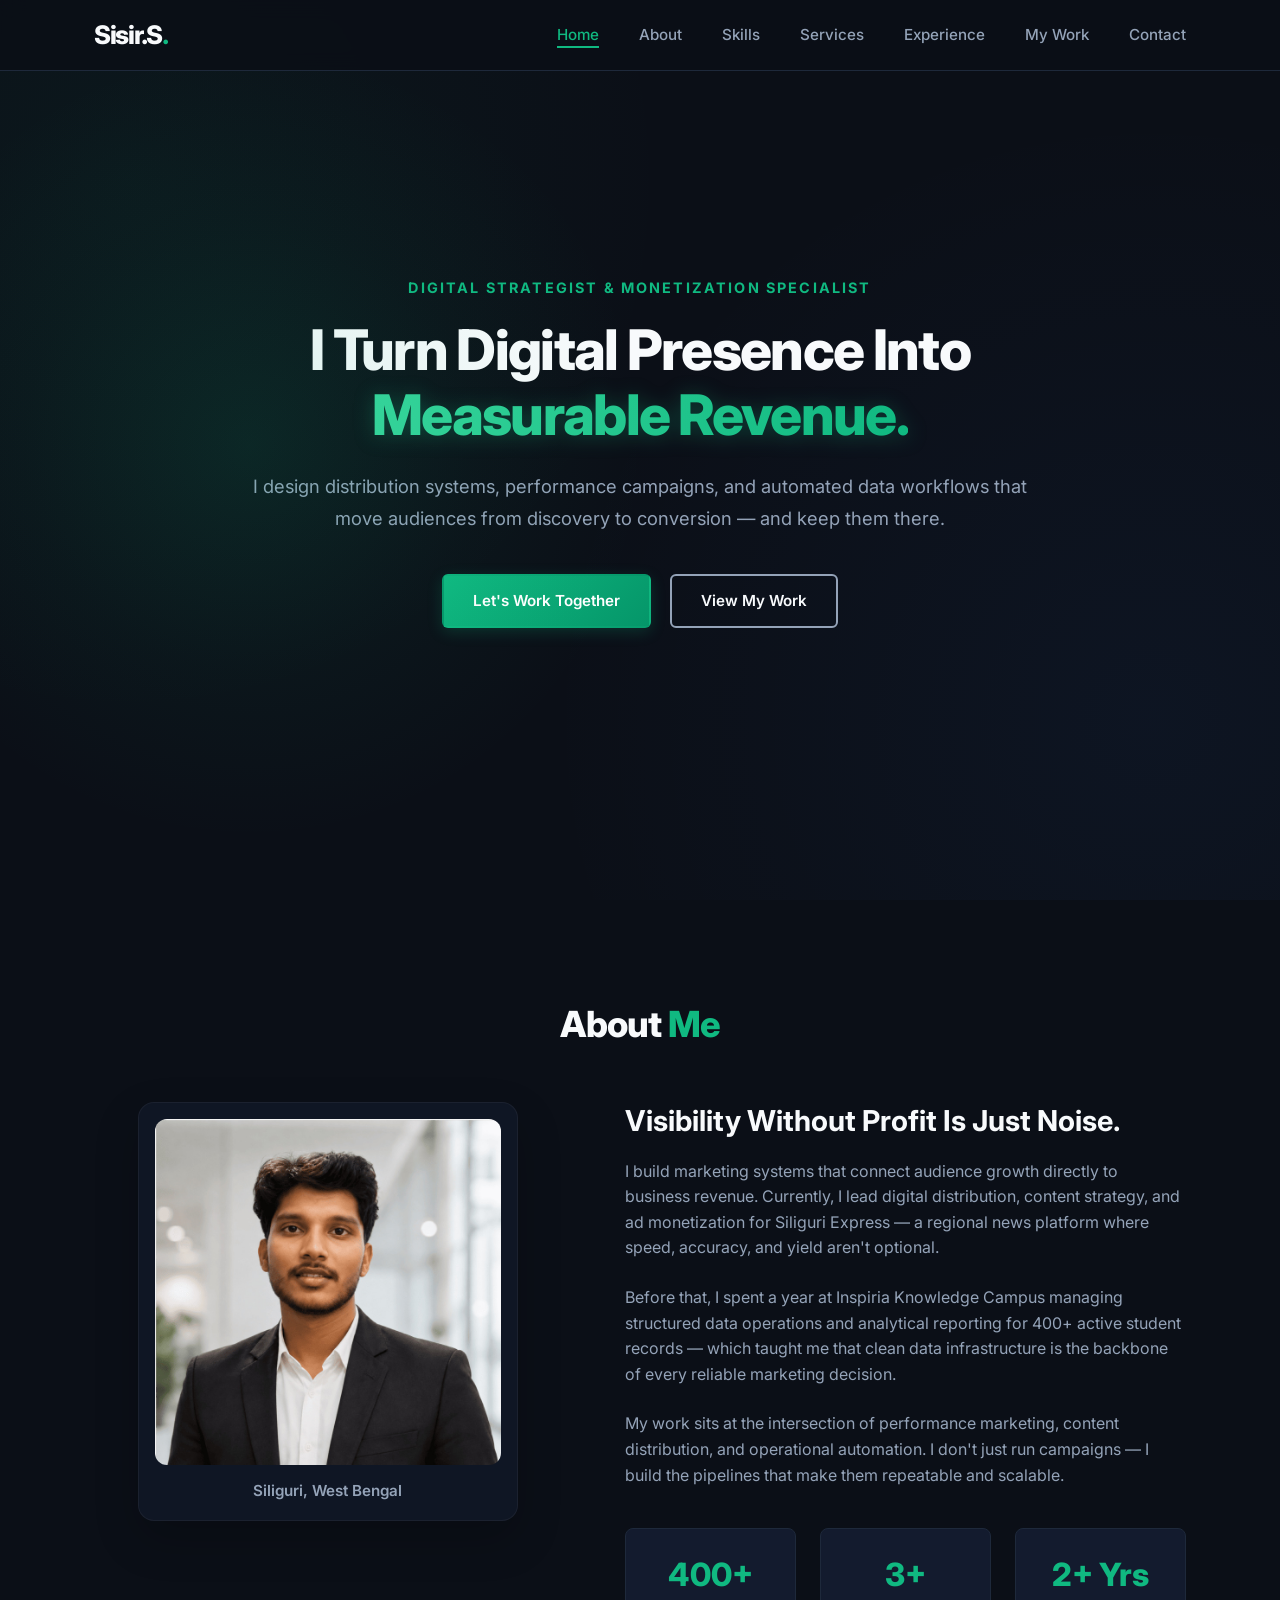
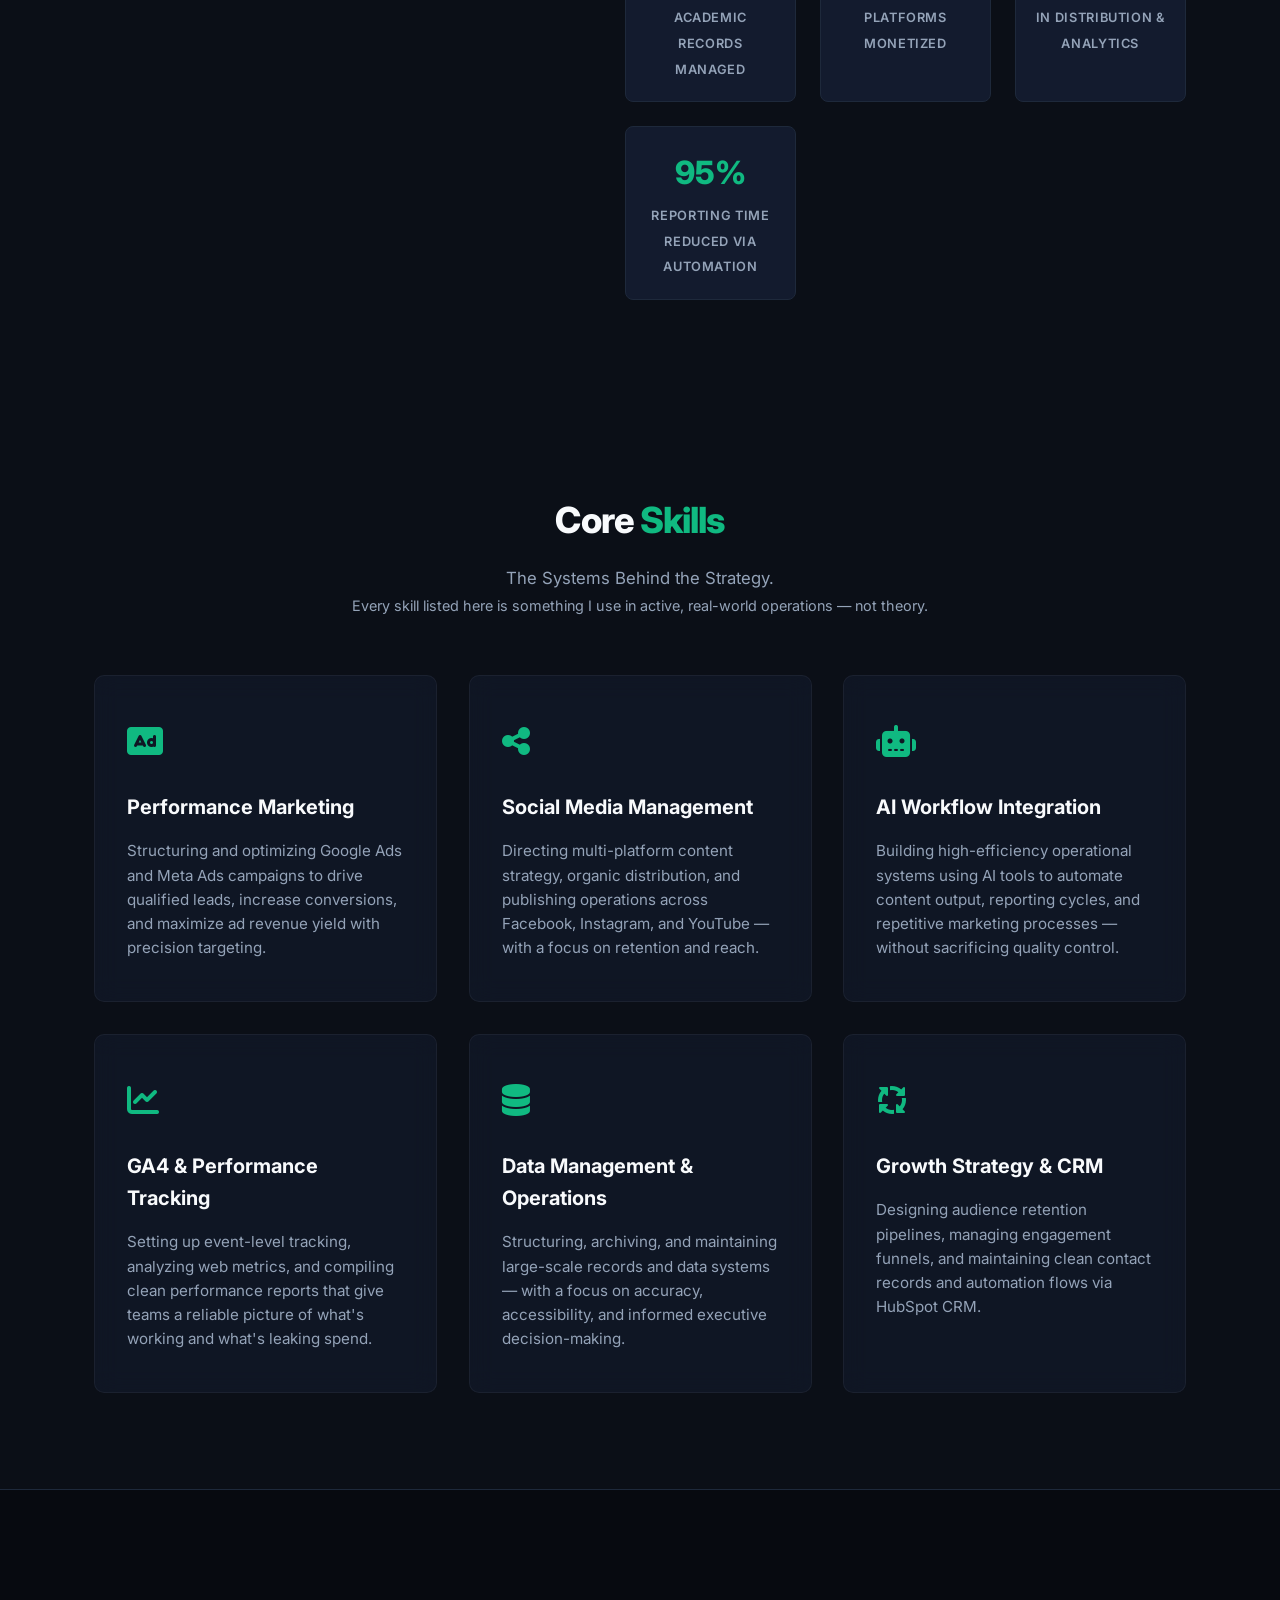
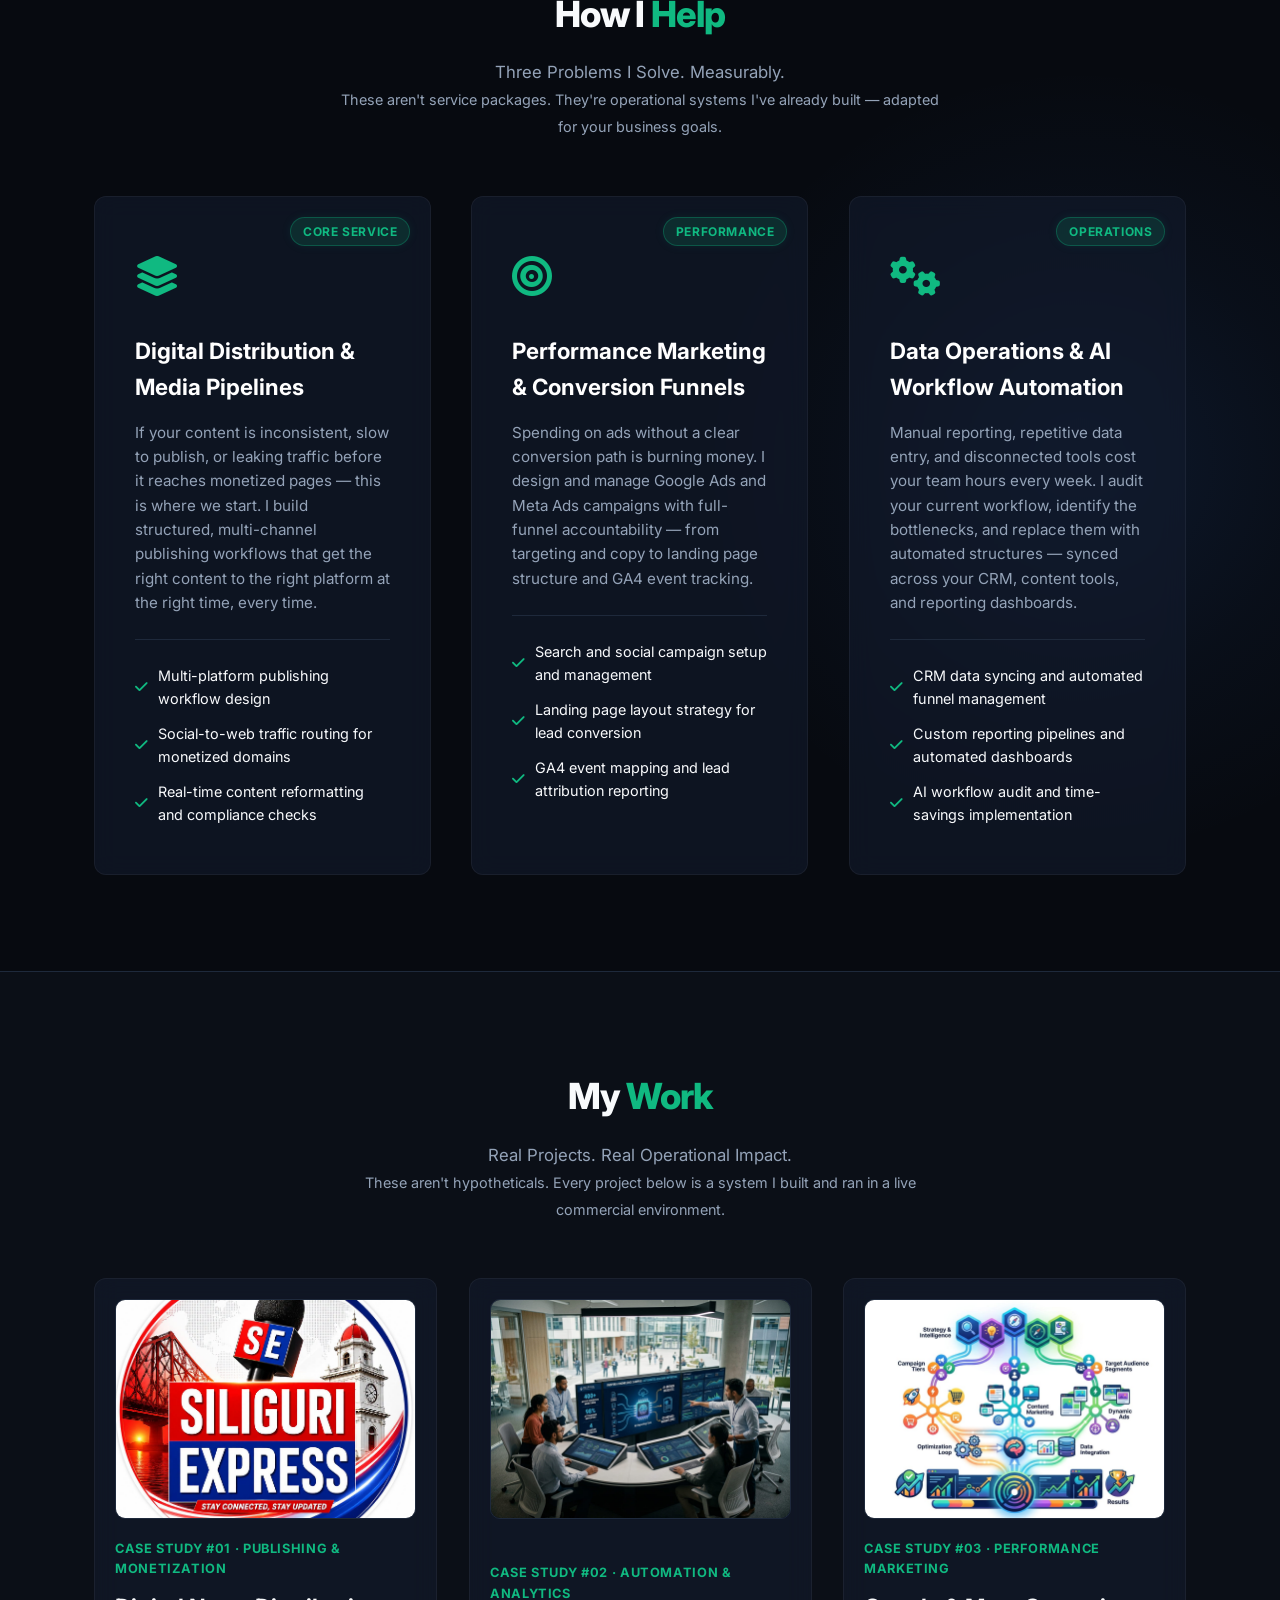
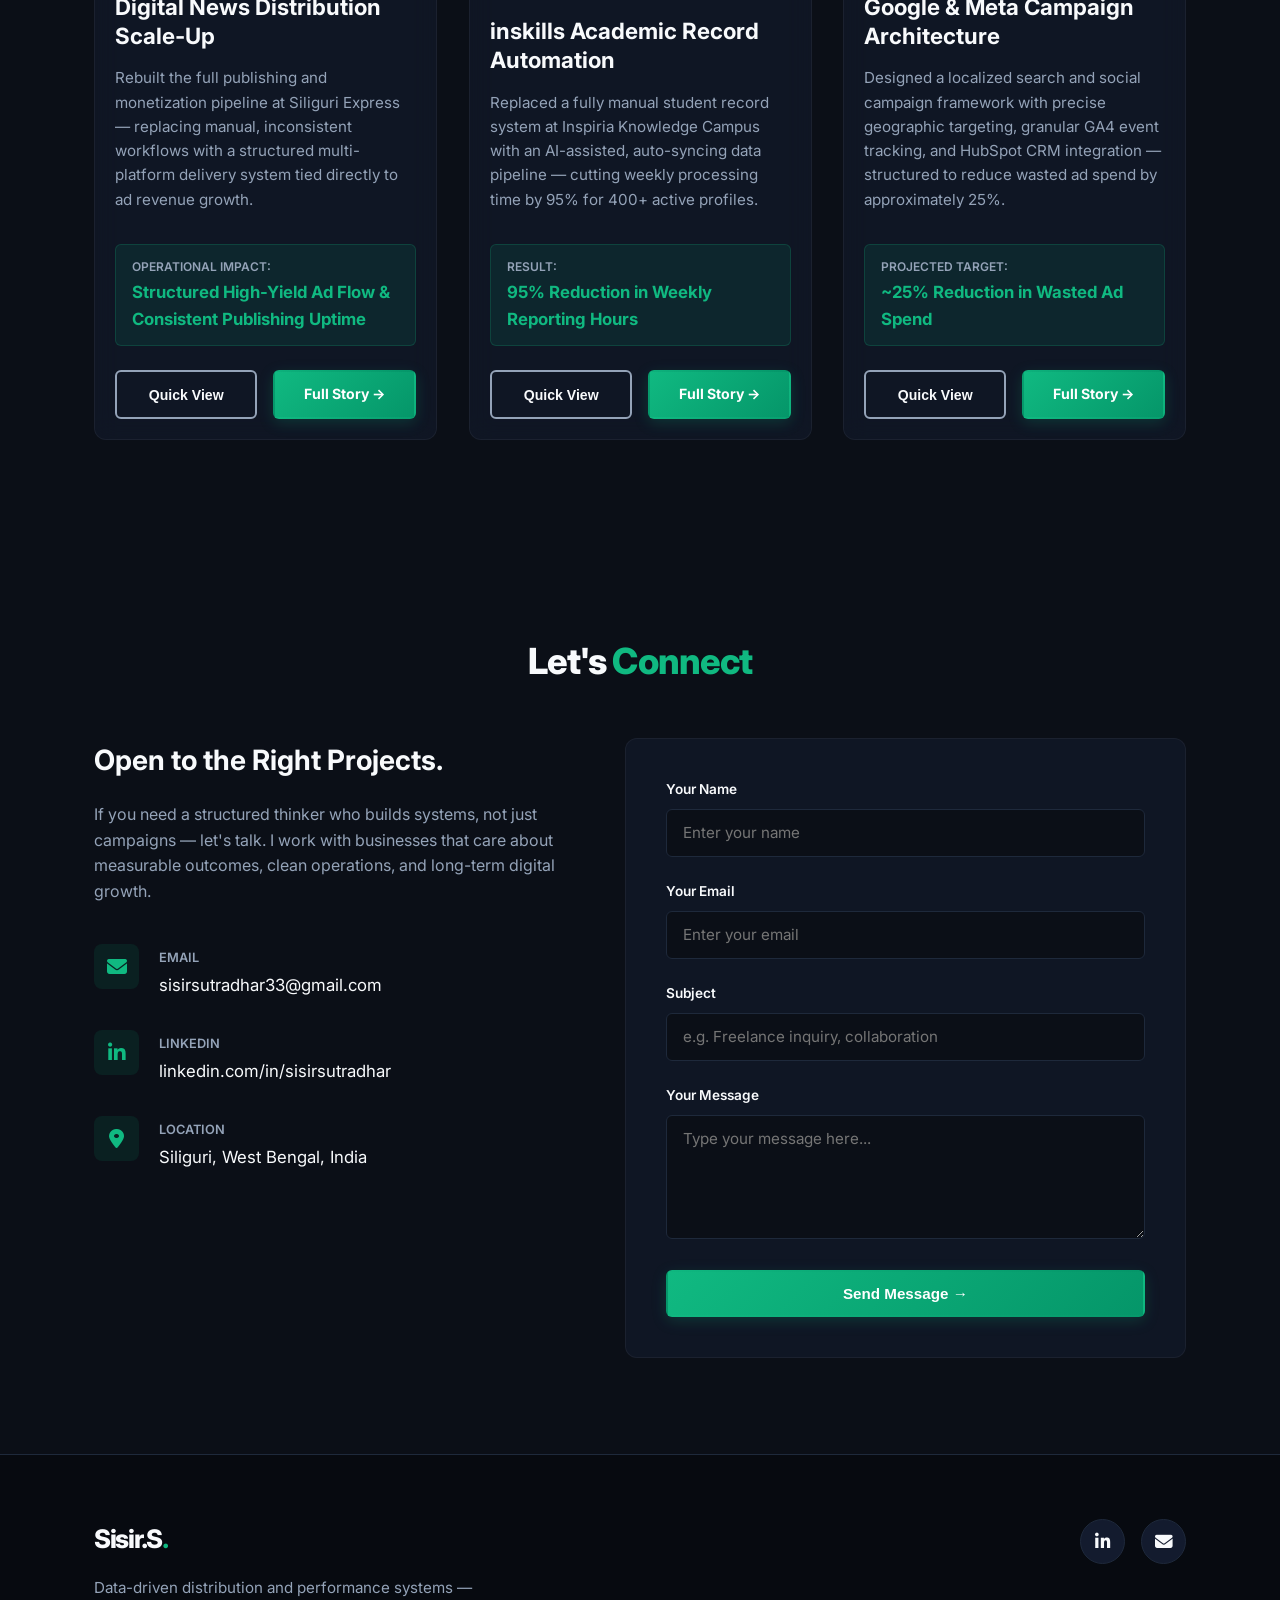
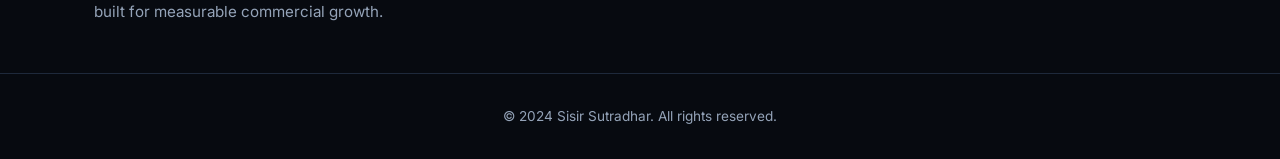
<file: index.html>
<!DOCTYPE html>
<html lang="en">
<head>
    <meta charset="UTF-8">
    <meta name="viewport" content="width=device-width, initial-scale=1.0">
    <title>Sisir Sutradhar | Digital Strategist & Performance Marketer</title>
    
    <meta name="description" content="I design distribution systems, performance campaigns, and automated data workflows that move audiences from discovery to conversion.">
    <meta property="og:title" content="Sisir Sutradhar | Digital Strategist">
    <meta property="og:description" content="I Turn Digital Presence Into Measurable Revenue.">
    <meta property="og:type" content="website">
    <meta property="og:url" content="https://project.sisirsutradhar33.workers.dev/">
    <meta property="og:image" content="https://project.sisirsutradhar33.workers.dev/assets/sexpres.jpg">
    
    <link rel="stylesheet" href="style.css">
    <link rel="stylesheet" href="https://cdnjs.cloudflare.com/ajax/libs/font-awesome/6.4.0/css/all.min.css">
    <link rel="preconnect" href="https://fonts.googleapis.com">
    <link rel="preconnect" href="https://fonts.gstatic.com" crossorigin>
    <link href="https://fonts.googleapis.com/css2?family=Inter:wght@300;400;500;600;700;800&display=swap" rel="stylesheet">

    <!-- Structured Data for Google Knowledge Panel -->
    <script type="application/ld+json">
    {
      "@context": "https://schema.org",
      "@type": "Person",
      "name": "Sisir Sutradhar",
      "url": "https://project.sisirsutradhar33.workers.dev/",
      "jobTitle": "Digital Strategist & Performance Marketer",
      "sameAs": [
        "https://www.linkedin.com/in/sisirsutradhar"
      ]
    }
    </script>
</head>
<body class="page-home">

    <!-- Scroll Progress Bar -->
    <div class="scroll-progress" id="scroll-progress"></div>

    <!-- Header & Navigation -->
    <header class="header">
        <div class="container nav-container">
            <a href="index.html" class="logo">Sisir.S<span class="text-primary">.</span></a>
            <nav class="nav-menu" id="nav-menu">
                <ul class="nav-list">
                    <li><a href="index.html#hero" class="nav-link active">Home</a></li>
                    <li><a href="index.html#about" class="nav-link">About</a></li>
                    <li><a href="index.html#skills" class="nav-link">Skills</a></li>
                    <li><a href="index.html#services" class="nav-link">Services</a></li>
                    <li><a href="index.html#experience" class="nav-link">Experience</a></li>
                    <li><a href="index.html#portfolio" class="nav-link">My Work</a></li>
                    <li><a href="index.html#contact" class="nav-link">Contact</a></li>
                </ul>
            </nav>
            <div class="hamburger" id="hamburger">
                <span class="bar"></span>
                <span class="bar"></span>
                <span class="bar"></span>
            </div>
        </div>
    </header>

    <!-- Hero Section -->
    <section id="hero" class="hero-section">
        <div class="glow-orb orb-1"></div>
        <div class="container hero-container">
            <div class="hero-content">
                <span class="hero-subtitle">Digital Strategist & Monetization Specialist</span>
                <h1 class="hero-title">I Turn Digital Presence Into <span class="text-primary">Measurable Revenue.</span></h1>
                <p class="hero-tagline">I design distribution systems, performance campaigns, and automated data workflows that move audiences from discovery to conversion — and keep them there.</p>
                <div class="hero-ctas">
                    <a href="index.html#contact" class="btn btn-primary">Let's Work Together</a>
                    <a href="index.html#portfolio" class="btn btn-secondary">View My Work</a>
                </div>
            </div>
        </div>
    </section>

    <!-- About Section -->
    <section id="about" class="about-section">
        <div class="container">
            <h2 class="section-title">About <span class="text-primary">Me</span></h2>
            <div class="about-grid">
                <div class="about-img-container reveal">
                    <div class="about-image-card">
                        <img src="assets/mee.jpg" alt="Portrait of Sisir Sutradhar" class="about-image">
                        <span class="img-label">Siliguri, West Bengal</span>
                    </div>
                </div>
                <div class="about-text reveal">
                    <h3>Visibility Without Profit Is Just Noise.</h3>
                    <p>I build marketing systems that connect audience growth directly to business revenue. Currently, I lead digital distribution, content strategy, and ad monetization for Siliguri Express — a regional news platform where speed, accuracy, and yield aren't optional.</p>
                    <p>Before that, I spent a year at Inspiria Knowledge Campus managing structured data operations and analytical reporting for 400+ active student records — which taught me that clean data infrastructure is the backbone of every reliable marketing decision.</p>
                    <p>My work sits at the intersection of performance marketing, content distribution, and operational automation. I don't just run campaigns — I build the pipelines that make them repeatable and scalable.</p>
                    
                    <!-- Stats Grid -->
                    <div class="stats-grid stats-grid-auto">
                        <div class="stat-card">
                            <span class="stat-number">400+</span>
                            <span class="stat-label">Academic Records Managed</span>
                        </div>
                        <div class="stat-card">
                            <span class="stat-number">3+</span>
                            <span class="stat-label">Platforms Monetized</span>
                        </div>
                        <div class="stat-card">
                            <span class="stat-number">2+ Yrs</span>
                            <span class="stat-label">In Distribution & Analytics</span>
                        </div>
                        <div class="stat-card">
                            <span class="stat-number">95%</span>
                            <span class="stat-label">Reporting Time Reduced via Automation</span>
                        </div>
                    </div>
                </div>
            </div>
        </div>
    </section>

    <!-- Skills Section -->
    <section id="skills" class="skills-section">
        <div class="container">
            <h2 class="section-title">Core <span class="text-primary">Skills</span></h2>
            <p class="section-subtitle">The Systems Behind the Strategy.<br><span class="subtitle-small">Every skill listed here is something I use in active, real-world operations — not theory.</span></p>
            <div class="skills-grid">
                <div class="skill-card reveal">
                    <div class="skill-icon"><i class="fa-solid fa-rectangle-ad"></i></div>
                    <h3>Performance Marketing</h3>
                    <p>Structuring and optimizing Google Ads and Meta Ads campaigns to drive qualified leads, increase conversions, and maximize ad revenue yield with precision targeting.</p>
                </div>
                <div class="skill-card reveal">
                    <div class="skill-icon"><i class="fa-solid fa-share-nodes"></i></div>
                    <h3>Social Media Management</h3>
                    <p>Directing multi-platform content strategy, organic distribution, and publishing operations across Facebook, Instagram, and YouTube — with a focus on retention and reach.</p>
                </div>
                <div class="skill-card reveal">
                    <div class="skill-icon"><i class="fa-solid fa-robot"></i></div>
                    <h3>AI Workflow Integration</h3>
                    <p>Building high-efficiency operational systems using AI tools to automate content output, reporting cycles, and repetitive marketing processes — without sacrificing quality control.</p>
                </div>
                <div class="skill-card reveal">
                    <div class="skill-icon"><i class="fa-solid fa-chart-line"></i></div>
                    <h3>GA4 & Performance Tracking</h3>
                    <p>Setting up event-level tracking, analyzing web metrics, and compiling clean performance reports that give teams a reliable picture of what's working and what's leaking spend.</p>
                </div>
                <div class="skill-card reveal">
                    <div class="skill-icon"><i class="fa-solid fa-database"></i></div>
                    <h3>Data Management & Operations</h3>
                    <p>Structuring, archiving, and maintaining large-scale records and data systems — with a focus on accuracy, accessibility, and informed executive decision-making.</p>
                </div>
                <div class="skill-card reveal">
                    <div class="skill-icon"><i class="fa-solid fa-arrows-spin"></i></div>
                    <h3>Growth Strategy & CRM</h3>
                    <p>Designing audience retention pipelines, managing engagement funnels, and maintaining clean contact records and automation flows via HubSpot CRM.</p>
                </div>
            </div>
        </div>
    </section>

    <!-- Services Section -->
    <section id="services" class="services-section">
        <div class="glow-orb orb-2"></div>
        <div class="container">
            <h2 class="section-title">How I <span class="text-primary">Help</span></h2>
            <p class="section-subtitle">Three Problems I Solve. Measurably.<br><span class="subtitle-small">These aren't service packages. They're operational systems I've already built — adapted for your business goals.</span></p>
            
            <div class="services-grid">
                <div class="service-card reveal">
                    <div class="service-tag">Core Service</div>
                    <div class="service-icon"><i class="fa-solid fa-layer-group"></i></div>
                    <h3>Digital Distribution & Media Pipelines</h3>
                    <p>If your content is inconsistent, slow to publish, or leaking traffic before it reaches monetized pages — this is where we start. I build structured, multi-channel publishing workflows that get the right content to the right platform at the right time, every time.</p>
                    <ul class="service-features">
                        <li><i class="fa-solid fa-check text-primary"></i> Multi-platform publishing workflow design</li>
                        <li><i class="fa-solid fa-check text-primary"></i> Social-to-web traffic routing for monetized domains</li>
                        <li><i class="fa-solid fa-check text-primary"></i> Real-time content reformatting and compliance checks</li>
                    </ul>
                </div>
                <div class="service-card reveal">
                    <div class="service-tag">Performance</div>
                    <div class="service-icon"><i class="fa-solid fa-bullseye"></i></div>
                    <h3>Performance Marketing & Conversion Funnels</h3>
                    <p>Spending on ads without a clear conversion path is burning money. I design and manage Google Ads and Meta Ads campaigns with full-funnel accountability — from targeting and copy to landing page structure and GA4 event tracking.</p>
                    <ul class="service-features">
                        <li><i class="fa-solid fa-check text-primary"></i> Search and social campaign setup and management</li>
                        <li><i class="fa-solid fa-check text-primary"></i> Landing page layout strategy for lead conversion</li>
                        <li><i class="fa-solid fa-check text-primary"></i> GA4 event mapping and lead attribution reporting</li>
                      </ul>
                </div>
                <div class="service-card reveal">
                    <div class="service-tag">Operations</div>
                    <div class="service-icon"><i class="fa-solid fa-gears"></i></div>
                    <h3>Data Operations & AI Workflow Automation</h3>
                    <p>Manual reporting, repetitive data entry, and disconnected tools cost your team hours every week. I audit your current workflow, identify the bottlenecks, and replace them with automated structures — synced across your CRM, content tools, and reporting dashboards.</p>
                    <ul class="service-features">
                        <li><i class="fa-solid fa-check text-primary"></i> CRM data syncing and automated funnel management</li>
                        <li><i class="fa-solid fa-check text-primary"></i> Custom reporting pipelines and automated dashboards</li>
                        <li><i class="fa-solid fa-check text-primary"></i> AI workflow audit and time-savings implementation</li>
                    </ul>
                </div>
            </div>
        </div>
    </section>

    <!-- Portfolio / My Work Section -->
    <section id="portfolio" class="portfolio-section">
        <div class="container">
            <h2 class="section-title">My <span class="text-primary">Work</span></h2>
            <p class="section-subtitle">Real Projects. Real Operational Impact.<br><span class="subtitle-small">These aren't hypotheticals. Every project below is a system I built and ran in a live commercial environment.</span></p>
            
            <div class="portfolio-grid">
                <div class="portfolio-card reveal">
                    <div class="portfolio-image">
                        <img src="assets/sexpres.jpg" alt="Digital News Distribution Scale-Up" class="portfolio-img">
                    </div>
                    <div class="portfolio-info">
                        <span class="project-category">Case Study #01 · Publishing & Monetization</span>
                        <h3>Digital News Distribution Scale-Up</h3>
                        <p class="project-desc">Rebuilt the full publishing and monetization pipeline at Siliguri Express — replacing manual, inconsistent workflows with a structured multi-platform delivery system tied directly to ad revenue growth.</p>
                        <div class="outcome-badge mb-1-5">
                            <span class="outcome-label">Operational Impact:</span>
                            <span class="outcome-value">Structured High-Yield Ad Flow & Consistent Publishing Uptime</span>
                        </div>
                        <div class="portfolio-actions">
                            <button class="btn btn-secondary open-modal-btn" data-target="modal-case-1">Quick View</button>
                            <a href="case-study.html" class="btn btn-primary">Full Story →</a>
                        </div>
                    </div>
                </div>
                
                <div class="portfolio-card reveal">
                    <div class="portfolio-image">
                        <img src="assets/automation.jpg" alt="inskills Academic Record Automation" class="portfolio-img">
                    </div>
                    <div class="portfolio-info">
                        <span class="project-category">Case Study #02 · Automation & Analytics</span>
                        <h3>inskills Academic Record Automation</h3>
                        <p class="project-desc">Replaced a fully manual student record system at Inspiria Knowledge Campus with an AI-assisted, auto-syncing data pipeline — cutting weekly processing time by 95% for 400+ active profiles.</p>
                        <div class="outcome-badge mb-1-5">
                            <span class="outcome-label">Result:</span>
                            <span class="outcome-value">95% Reduction in Weekly Reporting Hours</span>
                        </div>
                        <div class="portfolio-actions">
                            <button class="btn btn-secondary open-modal-btn" data-target="modal-case-2">Quick View</button>
                            <a href="case-study-2.html" class="btn btn-primary">Full Story →</a>
                        </div>
                    </div>
                </div>
                
                <div class="portfolio-card reveal">
                    <div class="portfolio-image">
                        <img src="assets/campaign.jpg" alt="Google & Meta Campaign Architecture" class="portfolio-img">
                    </div>
                    <div class="portfolio-info">
                        <span class="project-category">Case Study #03 · Performance Marketing</span>
                        <h3>Google & Meta Campaign Architecture</h3>
                        <p class="project-desc">Designed a localized search and social campaign framework with precise geographic targeting, granular GA4 event tracking, and HubSpot CRM integration — structured to reduce wasted ad spend by approximately 25%.</p>
                        <div class="outcome-badge mb-1-5">
                            <span class="outcome-label">Projected Target:</span>
                            <span class="outcome-value">~25% Reduction in Wasted Ad Spend</span>
                        </div>
                        <div class="portfolio-actions">
                            <button class="btn btn-secondary open-modal-btn" data-target="modal-case-3">Quick View</button>
                            <a href="case-study-3.html" class="btn btn-primary">Full Story →</a>
                        </div>
                    </div>
                </div>
            </div>
        </div>
    </section>

    <!-- Contact Section -->
    <section id="contact" class="contact-section">
        <div class="container">
            <h2 class="section-title">Let's <span class="text-primary">Connect</span></h2>
            <div class="contact-grid">
                <div class="contact-info reveal">
                    <h3>Open to the Right Projects.</h3>
                    <p>If you need a structured thinker who builds systems, not just campaigns — let's talk. I work with businesses that care about measurable outcomes, clean operations, and long-term digital growth.</p>
                    <div class="contact-details">
                        <div class="details-item">
                            <i class="fa-solid fa-envelope"></i>
                            <div>
                                <span>Email</span>
                                <p>sisirsutradhar33@gmail.com</p>
                            </div>
                        </div>
                        <div class="details-item">
                            <i class="fa-brands fa-linkedin-in"></i>
                            <div>
                                <span>LinkedIn</span>
                                <p>linkedin.com/in/sisirsutradhar</p>
                            </div>
                        </div>
                        <div class="details-item">
                            <i class="fa-solid fa-location-dot"></i>
                            <div>
                                <span>Location</span>
                                <p>Siliguri, West Bengal, India</p>
                            </div>
                        </div>
                    </div>
                </div>
                
                <div class="contact-form-container reveal">
                    <form id="contact-form" class="contact-form" action="https://api.web3forms.com/submit" method="POST">
                        <input type="hidden" name="access_key" value="fd456ab2-9467-48f1-b31d-721f8286e921">
                        <input type="checkbox" name="botcheck" class="hidden">
                        <input type="hidden" name="subject" value="New Lead from Sisir Portfolio">
                        <input type="hidden" name="from_name" value="Sisir Portfolio">

                        <div class="form-group">
                            <label for="name">Your Name</label>
                            <input type="text" id="name" name="name" required placeholder="Enter your name">
                        </div>
                        <div class="form-group">
                            <label for="email">Your Email</label>
                            <input type="email" id="email" name="email" required placeholder="Enter your email">
                        </div>
                        <div class="form-group">
                            <label for="subject">Subject</label>
                            <input type="text" id="subject" name="subject" required placeholder="e.g. Freelance inquiry, collaboration">
                        </div>
                        <div class="form-group">
                            <label for="message">Your Message</label>
                            <textarea id="message" name="message" rows="5" required placeholder="Type your message here..."></textarea>
                        </div>
                        <button type="submit" class="btn btn-primary btn-full">Send Message →</button>
                    </form>
                    <div id="form-feedback" class="form-feedback hide"></div>
                </div>
            </div>
        </div>
    </section>

    <!-- Footer -->
    <footer class="footer">
        <div class="container footer-container">
            <div class="footer-brand">
                <a href="index.html" class="logo">Sisir.S<span class="text-primary">.</span></a>
                <p>Data-driven distribution and performance systems — built for measurable commercial growth.</p>
            </div>
            <div class="footer-socials">
                <a href="https://www.linkedin.com/in/sisirsutradhar" target="_blank" aria-label="LinkedIn"><i class="fa-brands fa-linkedin-in"></i></a>
                <a href="mailto:sisirsutradhar33@gmail.com" aria-label="Email"><i class="fa-solid fa-envelope"></i></a>
            </div>
        </div>
        <div class="footer-bottom">
            <p>&copy; 2024 Sisir Sutradhar. All rights reserved.</p>
        </div>
    </footer>

    <!-- Modal for Case Study #01 -->
    <div id="modal-case-1" class="modal-overlay" aria-hidden="true">
        <div class="modal-window">
            <button class="modal-close" aria-label="Close modal">&times;</button>
            <span class="project-category">Case Study #01 · Publishing & Monetization</span>
            <h2 class="modal-title">Digital News Distribution Scale-Up</h2>
            <p class="modal-subtitle">Siliguri Express · Siliguri, West Bengal</p>
            
            <div class="modal-grid">
                <div class="modal-main-content">
                    <h3>The Challenge</h3>
                    <p>At Siliguri Express, publishing was manual, inconsistent across platforms, and disconnected from the ad monetization layer. Social traffic was generated but not directed toward revenue-bearing pages, resulting in high effort but low yield.</p>
                    
                    <h3>The Solution</h3>
                    <p>Rebuilt the publishing pipeline with standard multi-channel delivery templates, AI-assisted content operations, and yield-first traffic routing. This converted reach into direct website revenue while maintaining compliance.</p>
                    
                    <a href="case-study.html" class="btn btn-primary" style="margin-top: 1.5rem;">Read Full Case Study →</a>
                </div>
                <div class="modal-sidebar">
                    <div class="modal-spec-card">
                        <h4>Impact Metrics</h4>
                        <div class="spec-metric">100%</div>
                        <p>Consistent Publishing Uptime</p>
                        <hr style="border: 0; border-top: 1px solid var(--border-color); margin: 1.5rem 0;">
                        <ul class="spec-list">
                            <li><strong>Focus:</strong> Ad Operations</li>
                            <li><strong>Targeting:</strong> Traffic Routing</li>
                            <li><strong>Tools:</strong> AI, Ad Networks</li>
                        </ul>
                    </div>
                </div>
            </div>
        </div>
    </div>

    <!-- Modal for Case Study #02 -->
    <div id="modal-case-2" class="modal-overlay" aria-hidden="true">
        <div class="modal-window">
            <button class="modal-close" aria-label="Close modal">&times;</button>
            <span class="project-category">Case Study #02 · Automation & Analytics</span>
            <h2 class="modal-title">inskills Academic Record Automation</h2>
            <p class="modal-subtitle">Inspiria Knowledge Campus · Siliguri, West Bengal</p>
            
            <div class="modal-grid">
                <div class="modal-main-content">
                    <h3>The Challenge</h3>
                    <p>Managing academic and progress records for 400+ active students manually created severe administrative bottlenecks, duplicate entries, inconsistent formats, and hours of weekly reporting lag.</p>
                    
                    <h3>The Solution</h3>
                    <p>Designed a unified record schema and introduced AI-assisted data processing. Connected all sheets to a cloud-based auto-validation and sync layer that checks for errors and compiles weekly progress updates automatically.</p>
                    
                    <a href="case-study-2.html" class="btn btn-primary" style="margin-top: 1.5rem;">Read Full Case Study →</a>
                </div>
                <div class="modal-sidebar">
                    <div class="modal-spec-card">
                        <h4>Impact Metrics</h4>
                        <div class="spec-metric">95%</div>
                        <p>Weekly Reporting Hours Saved</p>
                        <hr style="border: 0; border-top: 1px solid var(--border-color); margin: 1.5rem 0;">
                        <ul class="spec-list">
                            <li><strong>Focus:</strong> Administrative Data</li>
                            <li><strong>Volume:</strong> 400+ Active Records</li>
                            <li><strong>Tools:</strong> Sheets, AI, Cloud Sync</li>
                        </ul>
                    </div>
                </div>
            </div>
        </div>
    </div>

    <!-- Modal for Case Study #03 -->
    <div id="modal-case-3" class="modal-overlay" aria-hidden="true">
        <div class="modal-window">
            <button class="modal-close" aria-label="Close modal">&times;</button>
            <span class="project-category">Case Study #03 · Performance Marketing</span>
            <h2 class="modal-title">Google & Meta Campaign Architecture</h2>
            <p class="modal-subtitle">Client Campaign Framework</p>
            
            <div class="modal-grid">
                <div class="modal-main-content">
                    <h3>The Challenge</h3>
                    <p>Ad-hoc local campaigns suffer from broad targeting, lack of clear conversion mapping, and disconnected CRM pipelines, leading to wasted ad spend and untracked outcomes.</p>
                    
                    <h3>The Solution</h3>
                    <p>Designed a geo-precise campaign framework segmenting search keywords by intent, mapped all key conversion behaviors to custom GA4 events, and integrated HubSpot CRM auto-feeds to track leads directly to business revenue.</p>
                    
                    <a href="case-study-3.html" class="btn btn-primary" style="margin-top: 1.5rem;">Read Full Case Study →</a>
                </div>
                <div class="modal-sidebar">
                    <div class="modal-spec-card">
                        <h4>Impact Metrics</h4>
                        <div class="spec-metric">~25%</div>
                        <p>Wasted Ad Spend Reduced</p>
                        <hr style="border: 0; border-top: 1px solid var(--border-color); margin: 1.5rem 0;">
                        <ul class="spec-list">
                            <li><strong>Focus:</strong> Search & Social Ads</li>
                            <li><strong>Tracking:</strong> GA4 Custom Events</li>
                            <li><strong>Integration:</strong> HubSpot CRM</li>
                        </ul>
                    </div>
                </div>
            </div>
        </div>
    </div>

    <!-- Mobile Sticky CTA (Conversion Optimization) -->
    <div class="mobile-sticky-cta" id="mobile-sticky-cta">
        <a href="index.html#contact" class="btn btn-primary">Let's Work Together</a>
    </div>

    <script src="script.js"></script>
</body>
</html>
</file>
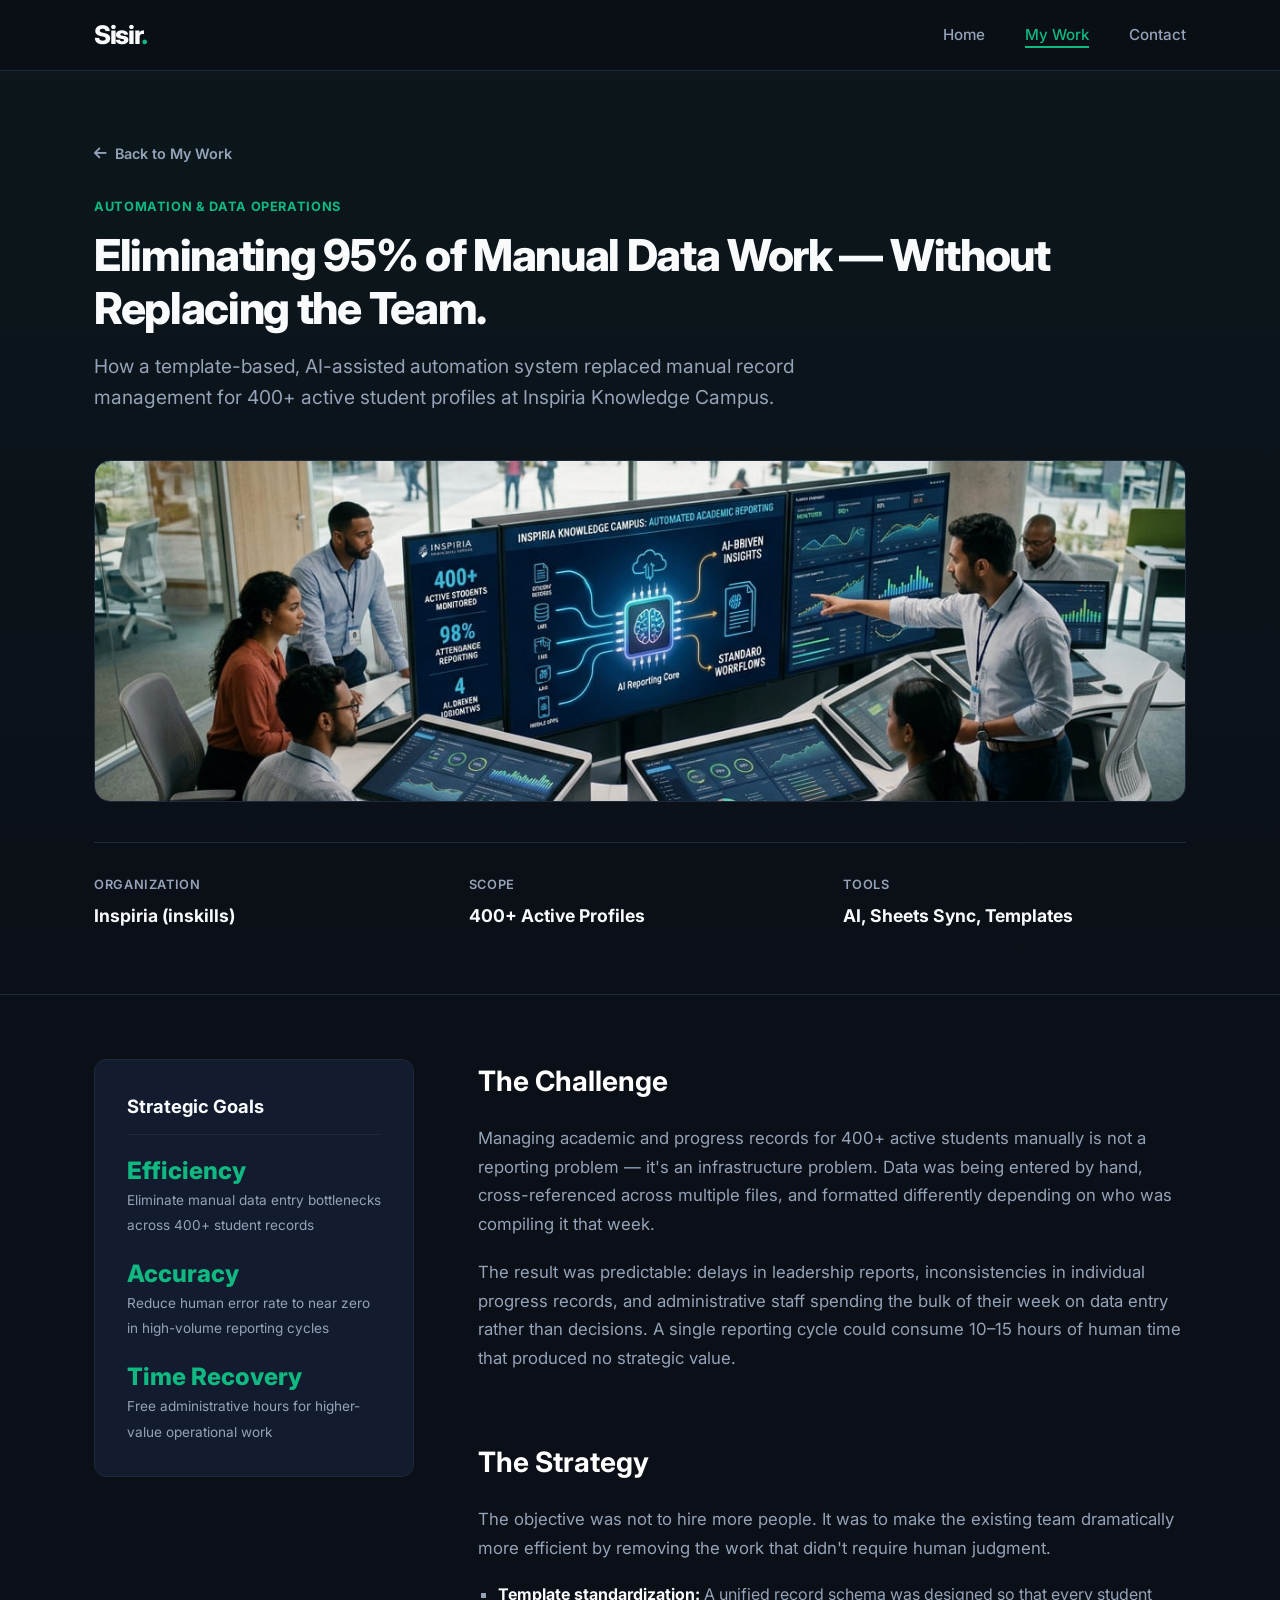
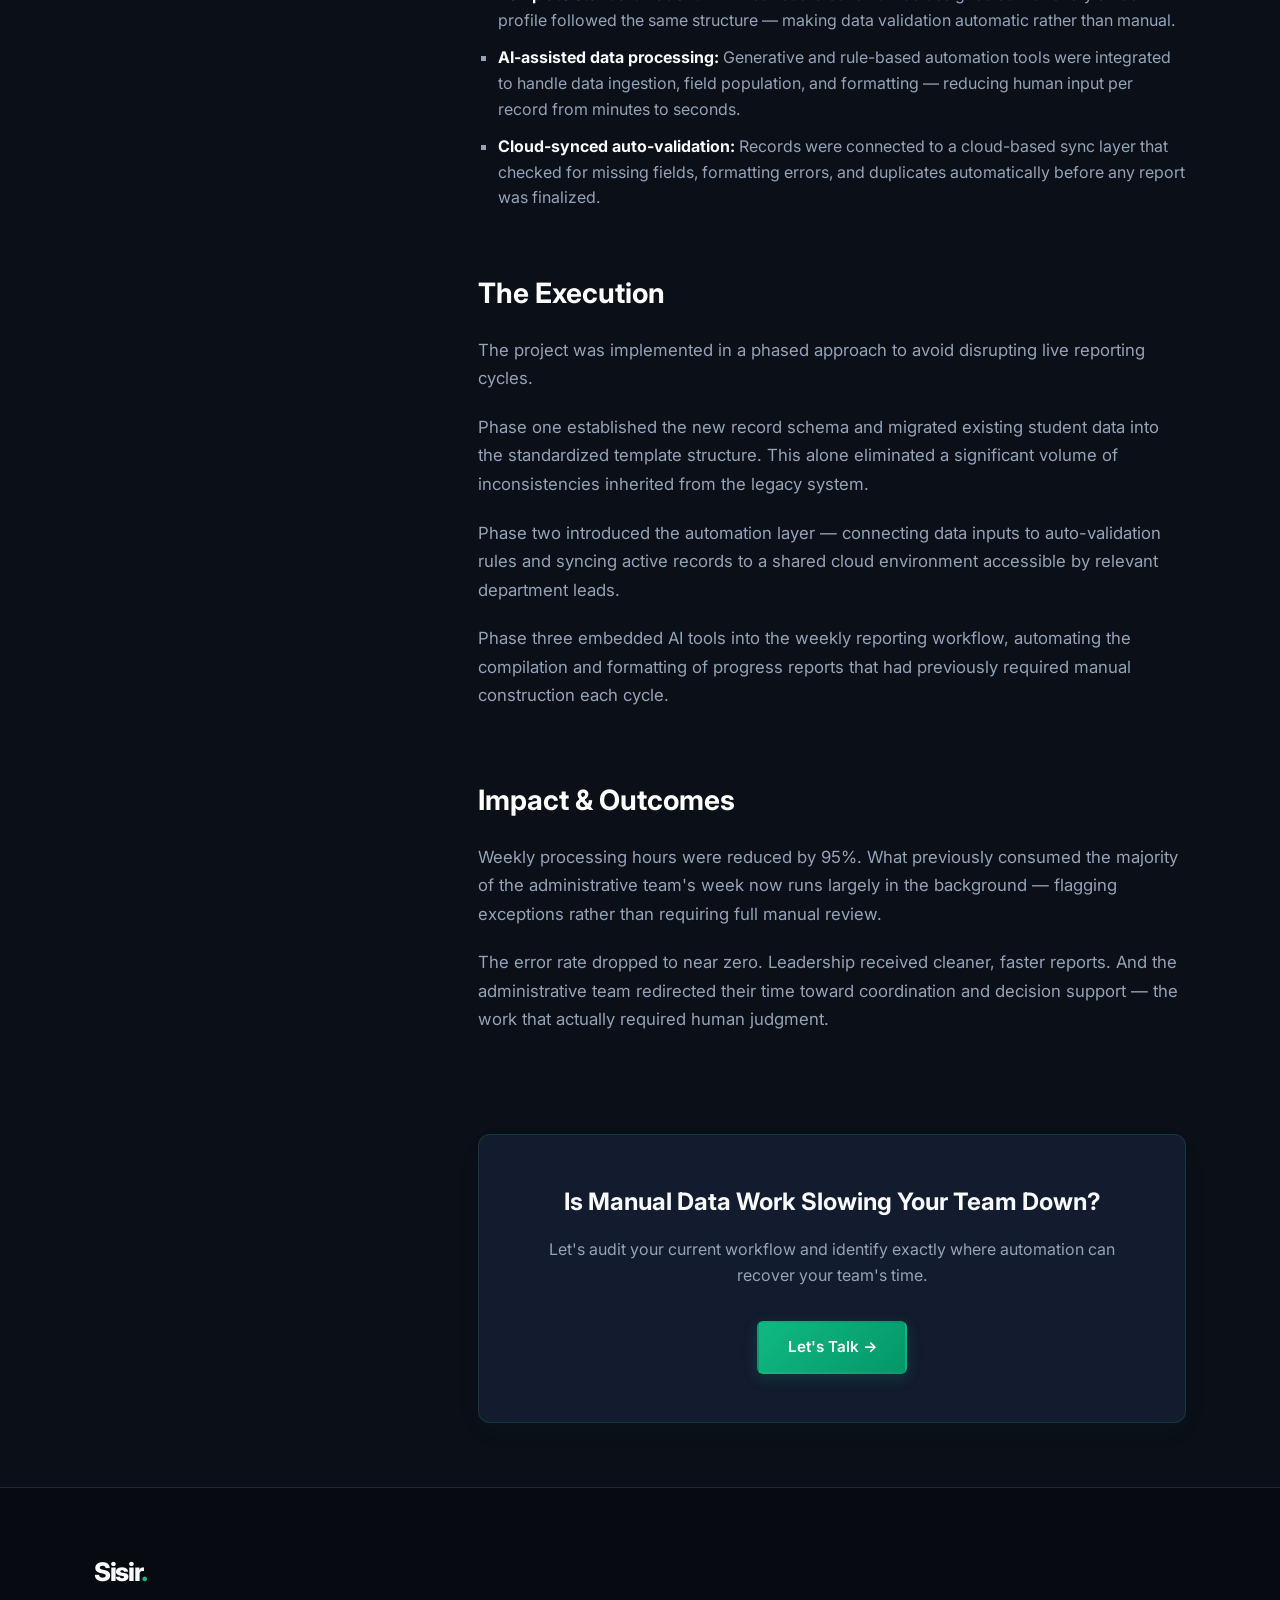
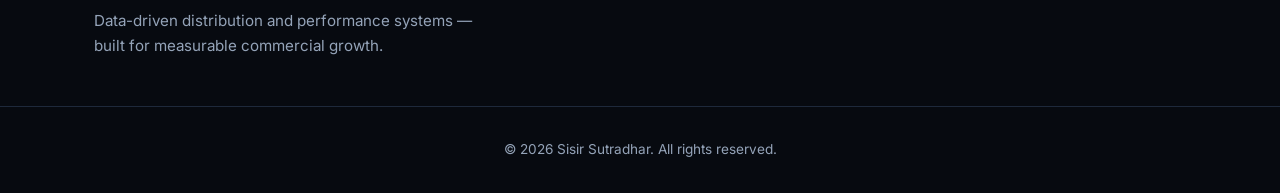
<file: case-study-2.html>
<!DOCTYPE html>
<html lang="en">
<head>
    <meta charset="UTF-8">
    <meta name="viewport" content="width=device-width, initial-scale=1.0">
    <title>Case Study: Academic Record Automation System | Sisir Sutradhar</title>
    
    <meta name="description" content="How Sisir Sutradhar automated academic data management for 400+ students at Inspiria Knowledge Campus — eliminating 95% of weekly manual processing time.">
    <meta property="og:title" content="Case Study: Academic Record Automation">
    <meta property="og:description" content="Eliminating 95% of Manual Data Work — Without Replacing the Team.">
    <meta property="og:type" content="article">
    
    <link rel="stylesheet" href="style.css">
    <link rel="stylesheet" href="https://cdnjs.cloudflare.com/ajax/libs/font-awesome/6.4.0/css/all.min.css">
    <link rel="preconnect" href="https://fonts.googleapis.com">
    <link rel="preconnect" href="https://fonts.gstatic.com" crossorigin>
    <link href="https://fonts.googleapis.com/css2?family=Inter:wght@300;400;500;600;700;800&display=swap" rel="stylesheet">
</head>
<body class="page-case-study">

    <header class="header">
        <div class="container nav-container">
            <a href="index.html" class="logo">Sisir<span class="text-primary">.</span></a>
            <nav class="nav-menu" id="nav-menu">
                <ul class="nav-list">
                    <li><a href="index.html#hero" class="nav-link">Home</a></li>
                    <li><a href="index.html#portfolio" class="nav-link active">My Work</a></li>
                    <li><a href="index.html#contact" class="nav-link">Contact</a></li>
                </ul>
            </nav>
            <div class="hamburger" id="hamburger">
                <span class="bar"></span><span class="bar"></span><span class="bar"></span>
            </div>
        </div>
    </header>

    <section class="case-hero">
        <div class="container">
            <a href="index.html#portfolio" class="back-link"><i class="fa-solid fa-arrow-left"></i> Back to My Work</a>
            <span class="project-category">Automation & Data Operations</span>
            <h1 class="case-title">Eliminating 95% of Manual Data Work — Without Replacing the Team.</h1>
            <p class="case-subtitle">How a template-based, AI-assisted automation system replaced manual record management for 400+ active student profiles at Inspiria Knowledge Campus.</p>
            
            <div class="case-visual">
                <img src="assets/automation.jpg" alt="Academic Record Automation System">
            </div>
            
            <div class="case-meta-grid">
                <div class="meta-item"><span>Organization</span><p>Inspiria (inskills)</p></div>
                <div class="meta-item"><span>Scope</span><p>400+ Active Profiles</p></div>
                <div class="meta-item"><span>Tools</span><p>AI, Sheets Sync, Templates</p></div>
            </div>
        </div>
    </section>

    <section class="case-body">
        <div class="container case-body-container">
            <aside class="case-sidebar">
                <div class="sidebar-card">
                    <h3>Strategic Goals</h3>
                    <ul class="outcomes-list">
                        <li>
                            <span class="outcome-number" style="font-size: 1.5rem;">Efficiency</span>
                            <span class="outcome-desc">Eliminate manual data entry bottlenecks across 400+ student records</span>
                        </li>
                        <li>
                            <span class="outcome-number" style="font-size: 1.5rem;">Accuracy</span>
                            <span class="outcome-desc">Reduce human error rate to near zero in high-volume reporting cycles</span>
                        </li>
                        <li>
                            <span class="outcome-number" style="font-size: 1.5rem;">Time Recovery</span>
                            <span class="outcome-desc">Free administrative hours for higher-value operational work</span>
                        </li>
                    </ul>
                </div>
            </aside>

            <main class="case-content">
                <div class="content-block">
                    <h2>The Challenge</h2>
                    <p>Managing academic and progress records for 400+ active students manually is not a reporting problem — it's an infrastructure problem. Data was being entered by hand, cross-referenced across multiple files, and formatted differently depending on who was compiling it that week.</p>
                    <p>The result was predictable: delays in leadership reports, inconsistencies in individual progress records, and administrative staff spending the bulk of their week on data entry rather than decisions. A single reporting cycle could consume 10–15 hours of human time that produced no strategic value.</p>
                </div>

                <div class="content-block">
                    <h2>The Strategy</h2>
                    <p>The objective was not to hire more people. It was to make the existing team dramatically more efficient by removing the work that didn't require human judgment.</p>
                    <ul>
                        <li><strong>Template standardization:</strong> A unified record schema was designed so that every student profile followed the same structure — making data validation automatic rather than manual.</li>
                        <li><strong>AI-assisted data processing:</strong> Generative and rule-based automation tools were integrated to handle data ingestion, field population, and formatting — reducing human input per record from minutes to seconds.</li>
                        <li><strong>Cloud-synced auto-validation:</strong> Records were connected to a cloud-based sync layer that checked for missing fields, formatting errors, and duplicates automatically before any report was finalized.</li>
                    </ul>
                </div>

                <div class="content-block">
                    <h2>The Execution</h2>
                    <p>The project was implemented in a phased approach to avoid disrupting live reporting cycles.</p>
                    <p>Phase one established the new record schema and migrated existing student data into the standardized template structure. This alone eliminated a significant volume of inconsistencies inherited from the legacy system.</p>
                    <p>Phase two introduced the automation layer — connecting data inputs to auto-validation rules and syncing active records to a shared cloud environment accessible by relevant department leads.</p>
                    <p>Phase three embedded AI tools into the weekly reporting workflow, automating the compilation and formatting of progress reports that had previously required manual construction each cycle.</p>
                </div>

                <div class="content-block">
                    <h2>Impact & Outcomes</h2>
                    <p>Weekly processing hours were reduced by 95%. What previously consumed the majority of the administrative team's week now runs largely in the background — flagging exceptions rather than requiring full manual review.</p>
                    <p>The error rate dropped to near zero. Leadership received cleaner, faster reports. And the administrative team redirected their time toward coordination and decision support — the work that actually required human judgment.</p>
                </div>

                <div class="case-cta">
                    <h3>Is Manual Data Work Slowing Your Team Down?</h3>
                    <p>Let's audit your current workflow and identify exactly where automation can recover your team's time.</p>
                    <a href="index.html#contact" class="btn btn-primary">Let's Talk →</a>
                </div>
            </main>
        </div>
    </section>

    <footer class="footer">
        <div class="container footer-container">
            <div class="footer-brand">
                <a href="index.html" class="logo">Sisir<span class="text-primary">.</span></a>
                <p>Data-driven distribution and performance systems — built for measurable commercial growth.</p>
            </div>
        </div>
        <div class="footer-bottom">
            <p>&copy; 2026 Sisir Sutradhar. All rights reserved.</p>
        </div>
    </footer>
    <script src="script.js"></script>
</body>
</html>
</file>
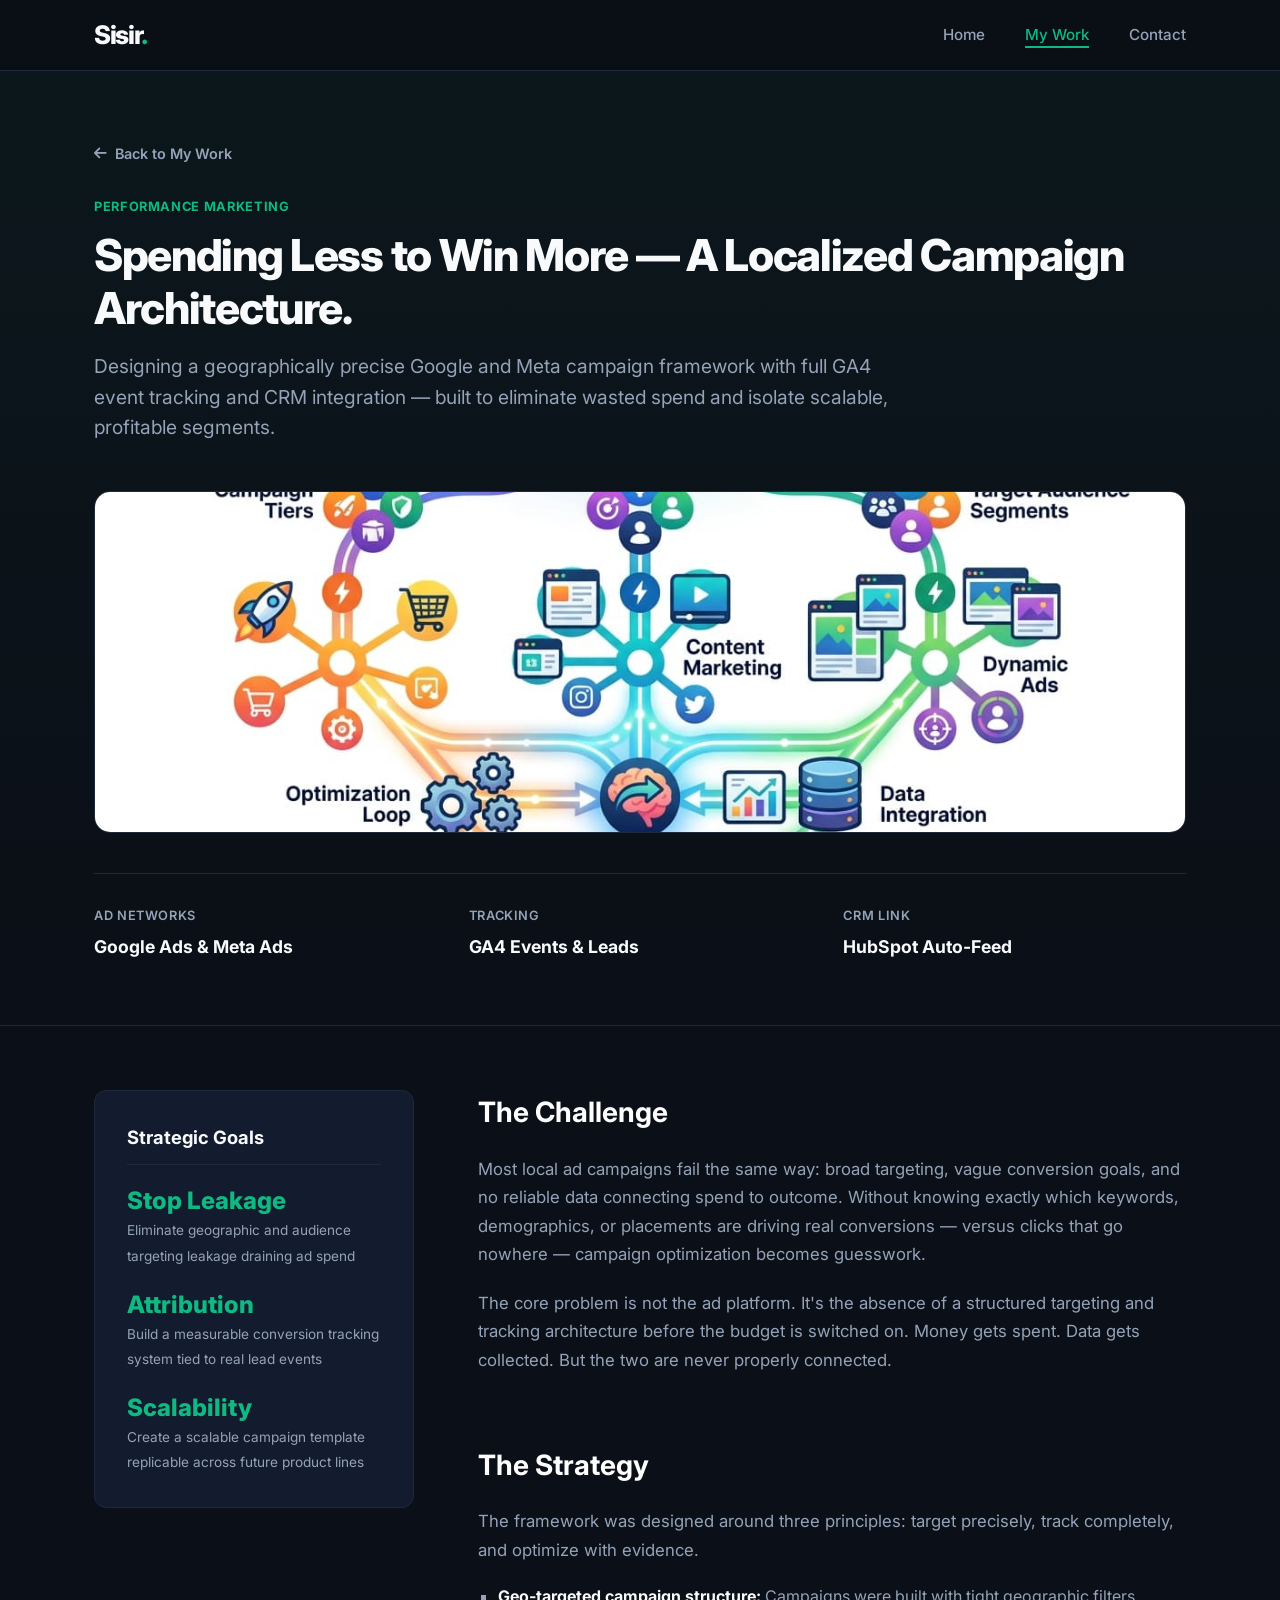
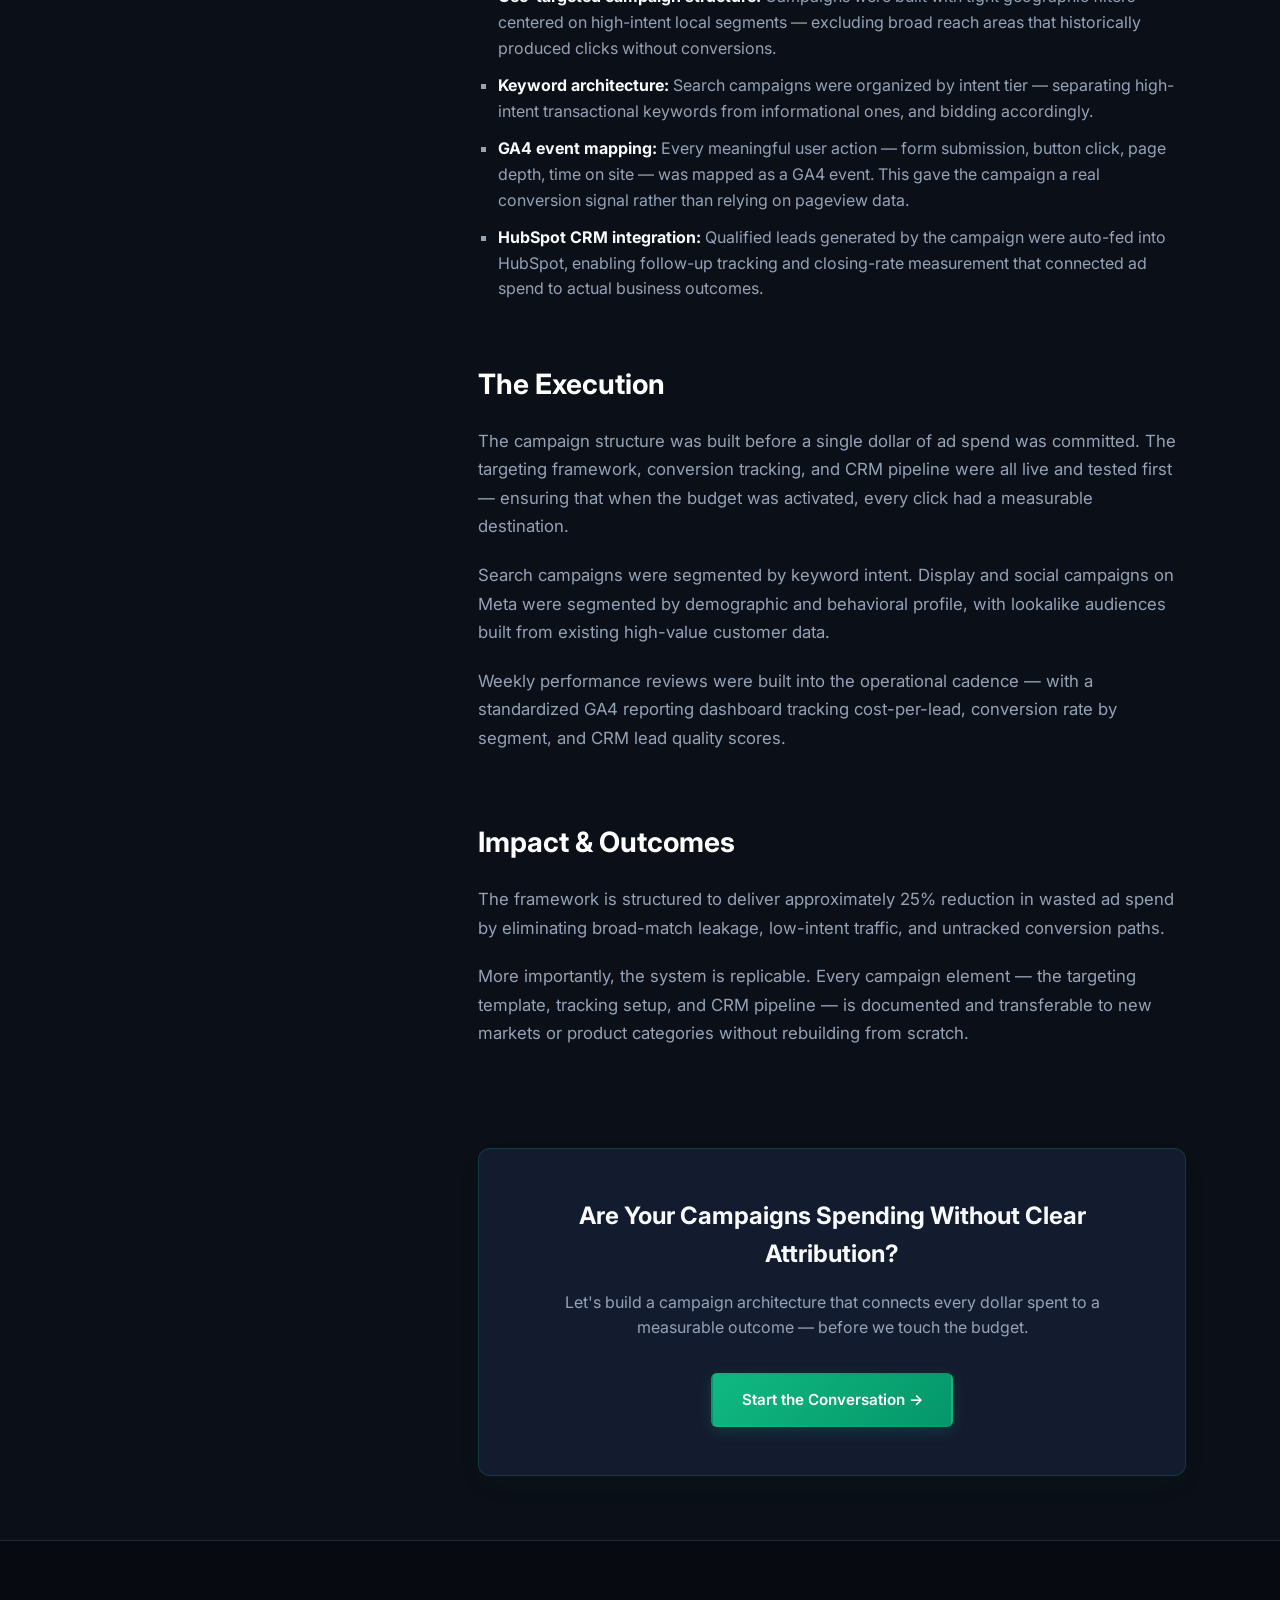
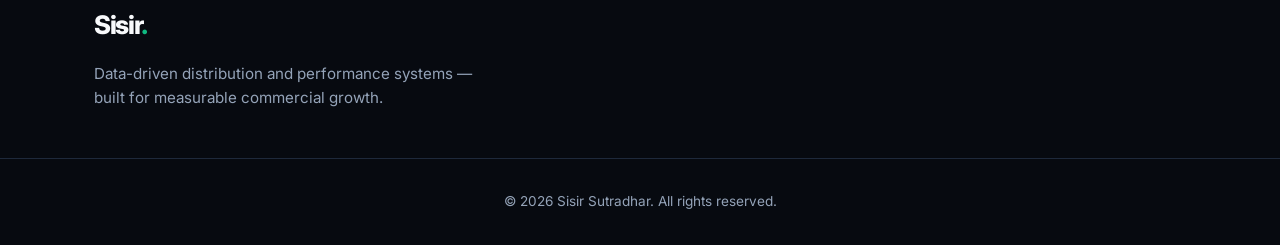
<file: case-study-3.html>
<!DOCTYPE html>
<html lang="en">
<head>
    <meta charset="UTF-8">
    <meta name="viewport" content="width=device-width, initial-scale=1.0">
    <title>Case Study: Google & Meta Campaign Architecture | Sisir Sutradhar</title>
    
    <meta name="description" content="How Sisir Sutradhar designed a localized Google and Meta campaign framework with GA4 event tracking and HubSpot CRM integration — targeting a 25% reduction in wasted ad spend.">
    <meta property="og:title" content="Case Study: Campaign Architecture">
    <meta property="og:description" content="Spending Less to Win More — A Localized Campaign Architecture.">
    <meta property="og:type" content="article">
    
    <link rel="stylesheet" href="style.css">
    <link rel="stylesheet" href="https://cdnjs.cloudflare.com/ajax/libs/font-awesome/6.4.0/css/all.min.css">
    <link rel="preconnect" href="https://fonts.googleapis.com">
    <link rel="preconnect" href="https://fonts.gstatic.com" crossorigin>
    <link href="https://fonts.googleapis.com/css2?family=Inter:wght@300;400;500;600;700;800&display=swap" rel="stylesheet">
</head>
<body class="page-case-study">

    <header class="header">
        <div class="container nav-container">
            <a href="index.html" class="logo">Sisir<span class="text-primary">.</span></a>
            <nav class="nav-menu" id="nav-menu">
                <ul class="nav-list">
                    <li><a href="index.html#hero" class="nav-link">Home</a></li>
                    <li><a href="index.html#portfolio" class="nav-link active">My Work</a></li>
                    <li><a href="index.html#contact" class="nav-link">Contact</a></li>
                </ul>
            </nav>
            <div class="hamburger" id="hamburger">
                <span class="bar"></span><span class="bar"></span><span class="bar"></span>
            </div>
        </div>
    </header>

    <section class="case-hero">
        <div class="container">
            <a href="index.html#portfolio" class="back-link"><i class="fa-solid fa-arrow-left"></i> Back to My Work</a>
            <span class="project-category">Performance Marketing</span>
            <h1 class="case-title">Spending Less to Win More — A Localized Campaign Architecture.</h1>
            <p class="case-subtitle">Designing a geographically precise Google and Meta campaign framework with full GA4 event tracking and CRM integration — built to eliminate wasted spend and isolate scalable, profitable segments.</p>
            
            <div class="case-visual">
                <img src="assets/campaign.jpg" alt="Google & Meta Campaign Architecture">
            </div>
            
            <div class="case-meta-grid">
                <div class="meta-item"><span>Ad Networks</span><p>Google Ads & Meta Ads</p></div>
                <div class="meta-item"><span>Tracking</span><p>GA4 Events & Leads</p></div>
                <div class="meta-item"><span>CRM Link</span><p>HubSpot Auto-Feed</p></div>
            </div>
        </div>
    </section>

    <section class="case-body">
        <div class="container case-body-container">
            <aside class="case-sidebar">
                <div class="sidebar-card">
                    <h3>Strategic Goals</h3>
                    <ul class="outcomes-list">
                        <li>
                            <span class="outcome-number" style="font-size: 1.5rem;">Stop Leakage</span>
                            <span class="outcome-desc">Eliminate geographic and audience targeting leakage draining ad spend</span>
                        </li>
                        <li>
                            <span class="outcome-number" style="font-size: 1.5rem;">Attribution</span>
                            <span class="outcome-desc">Build a measurable conversion tracking system tied to real lead events</span>
                        </li>
                        <li>
                            <span class="outcome-number" style="font-size: 1.5rem;">Scalability</span>
                            <span class="outcome-desc">Create a scalable campaign template replicable across future product lines</span>
                        </li>
                    </ul>
                </div>
            </aside>

            <main class="case-content">
                <div class="content-block">
                    <h2>The Challenge</h2>
                    <p>Most local ad campaigns fail the same way: broad targeting, vague conversion goals, and no reliable data connecting spend to outcome. Without knowing exactly which keywords, demographics, or placements are driving real conversions — versus clicks that go nowhere — campaign optimization becomes guesswork.</p>
                    <p>The core problem is not the ad platform. It's the absence of a structured targeting and tracking architecture before the budget is switched on. Money gets spent. Data gets collected. But the two are never properly connected.</p>
                </div>

                <div class="content-block">
                    <h2>The Strategy</h2>
                    <p>The framework was designed around three principles: target precisely, track completely, and optimize with evidence.</p>
                    <ul>
                        <li><strong>Geo-targeted campaign structure:</strong> Campaigns were built with tight geographic filters centered on high-intent local segments — excluding broad reach areas that historically produced clicks without conversions.</li>
                        <li><strong>Keyword architecture:</strong> Search campaigns were organized by intent tier — separating high-intent transactional keywords from informational ones, and bidding accordingly.</li>
                        <li><strong>GA4 event mapping:</strong> Every meaningful user action — form submission, button click, page depth, time on site — was mapped as a GA4 event. This gave the campaign a real conversion signal rather than relying on pageview data.</li>
                        <li><strong>HubSpot CRM integration:</strong> Qualified leads generated by the campaign were auto-fed into HubSpot, enabling follow-up tracking and closing-rate measurement that connected ad spend to actual business outcomes.</li>
                    </ul>
                </div>

                <div class="content-block">
                    <h2>The Execution</h2>
                    <p>The campaign structure was built before a single dollar of ad spend was committed. The targeting framework, conversion tracking, and CRM pipeline were all live and tested first — ensuring that when the budget was activated, every click had a measurable destination.</p>
                    <p>Search campaigns were segmented by keyword intent. Display and social campaigns on Meta were segmented by demographic and behavioral profile, with lookalike audiences built from existing high-value customer data.</p>
                    <p>Weekly performance reviews were built into the operational cadence — with a standardized GA4 reporting dashboard tracking cost-per-lead, conversion rate by segment, and CRM lead quality scores.</p>
                </div>

                <div class="content-block">
                    <h2>Impact & Outcomes</h2>
                    <p>The framework is structured to deliver approximately 25% reduction in wasted ad spend by eliminating broad-match leakage, low-intent traffic, and untracked conversion paths.</p>
                    <p>More importantly, the system is replicable. Every campaign element — the targeting template, tracking setup, and CRM pipeline — is documented and transferable to new markets or product categories without rebuilding from scratch.</p>
                </div>

                <div class="case-cta">
                    <h3>Are Your Campaigns Spending Without Clear Attribution?</h3>
                    <p>Let's build a campaign architecture that connects every dollar spent to a measurable outcome — before we touch the budget.</p>
                    <a href="index.html#contact" class="btn btn-primary">Start the Conversation →</a>
                </div>
            </main>
        </div>
    </section>

    <footer class="footer">
        <div class="container footer-container">
            <div class="footer-brand">
                <a href="index.html" class="logo">Sisir<span class="text-primary">.</span></a>
                <p>Data-driven distribution and performance systems — built for measurable commercial growth.</p>
            </div>
        </div>
        <div class="footer-bottom">
            <p>&copy; 2026 Sisir Sutradhar. All rights reserved.</p>
        </div>
    </footer>
    <script src="script.js"></script>
</body>
</html>
</file>
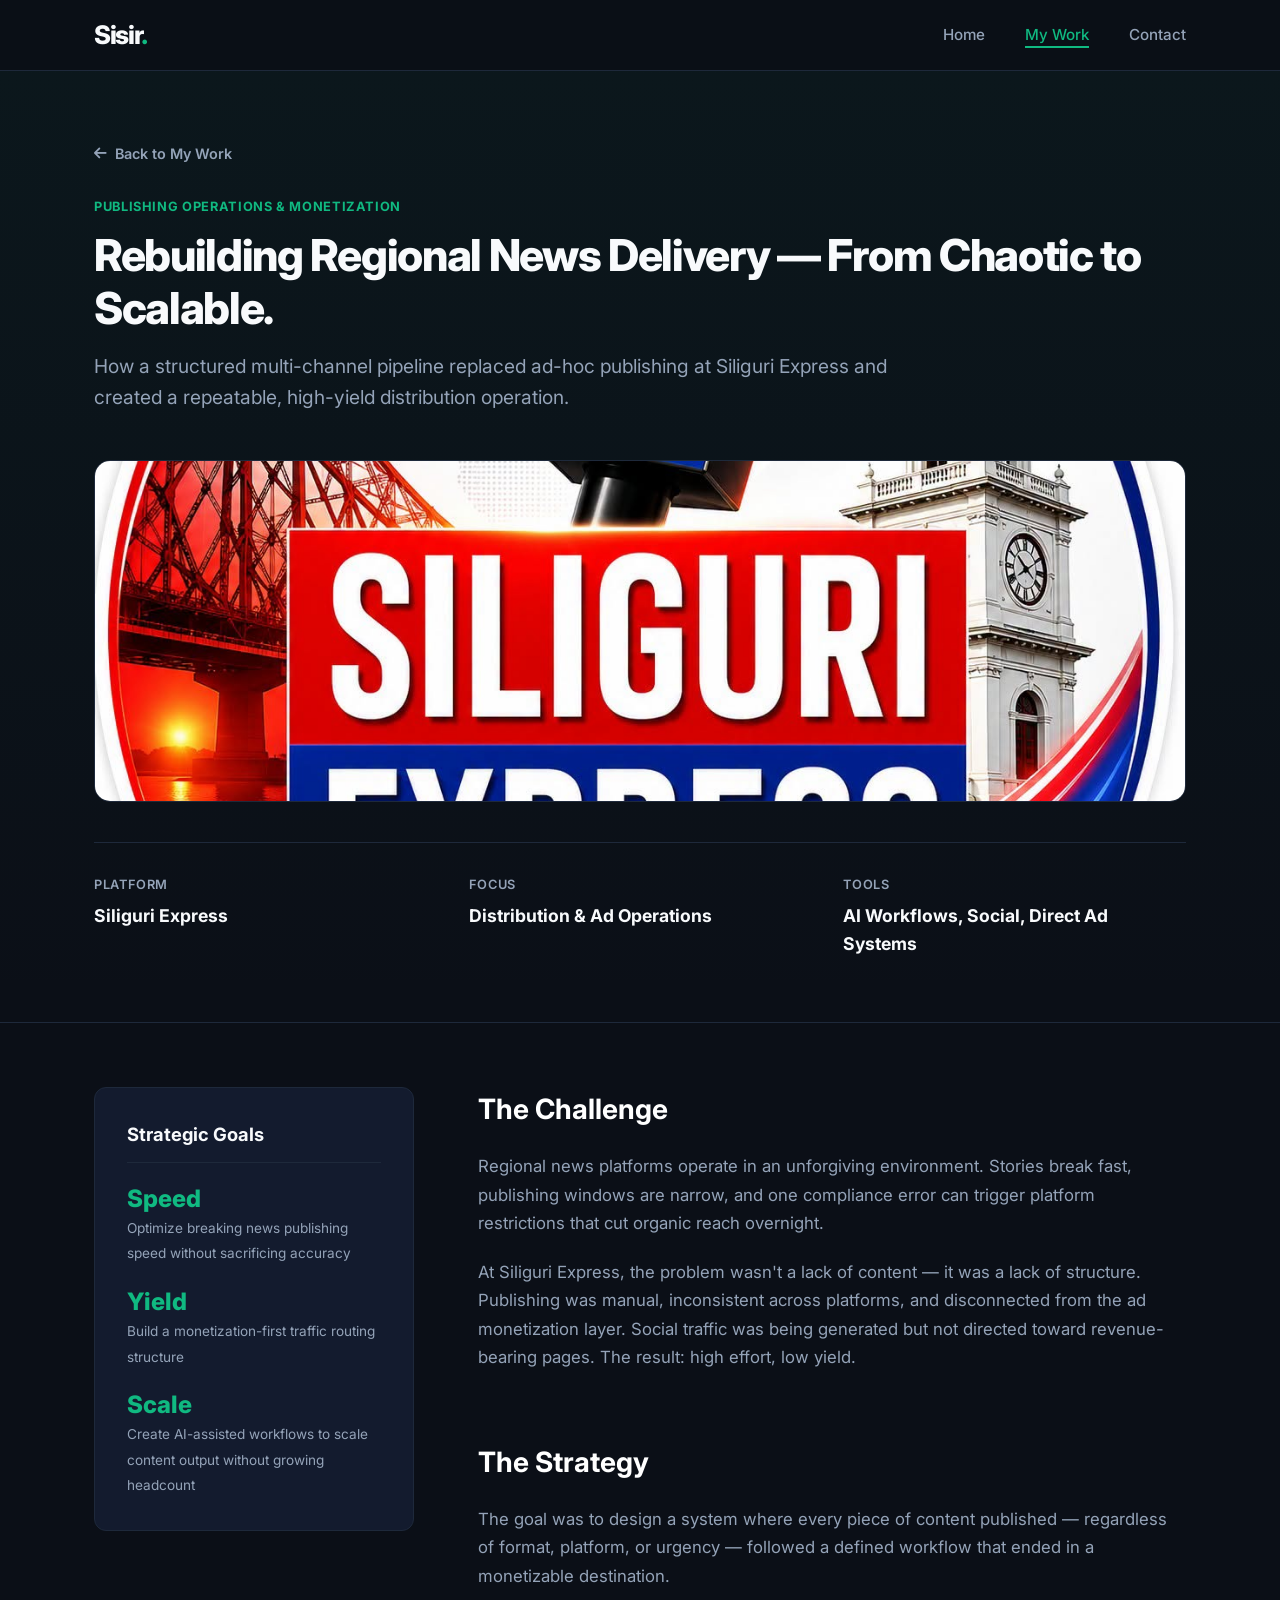
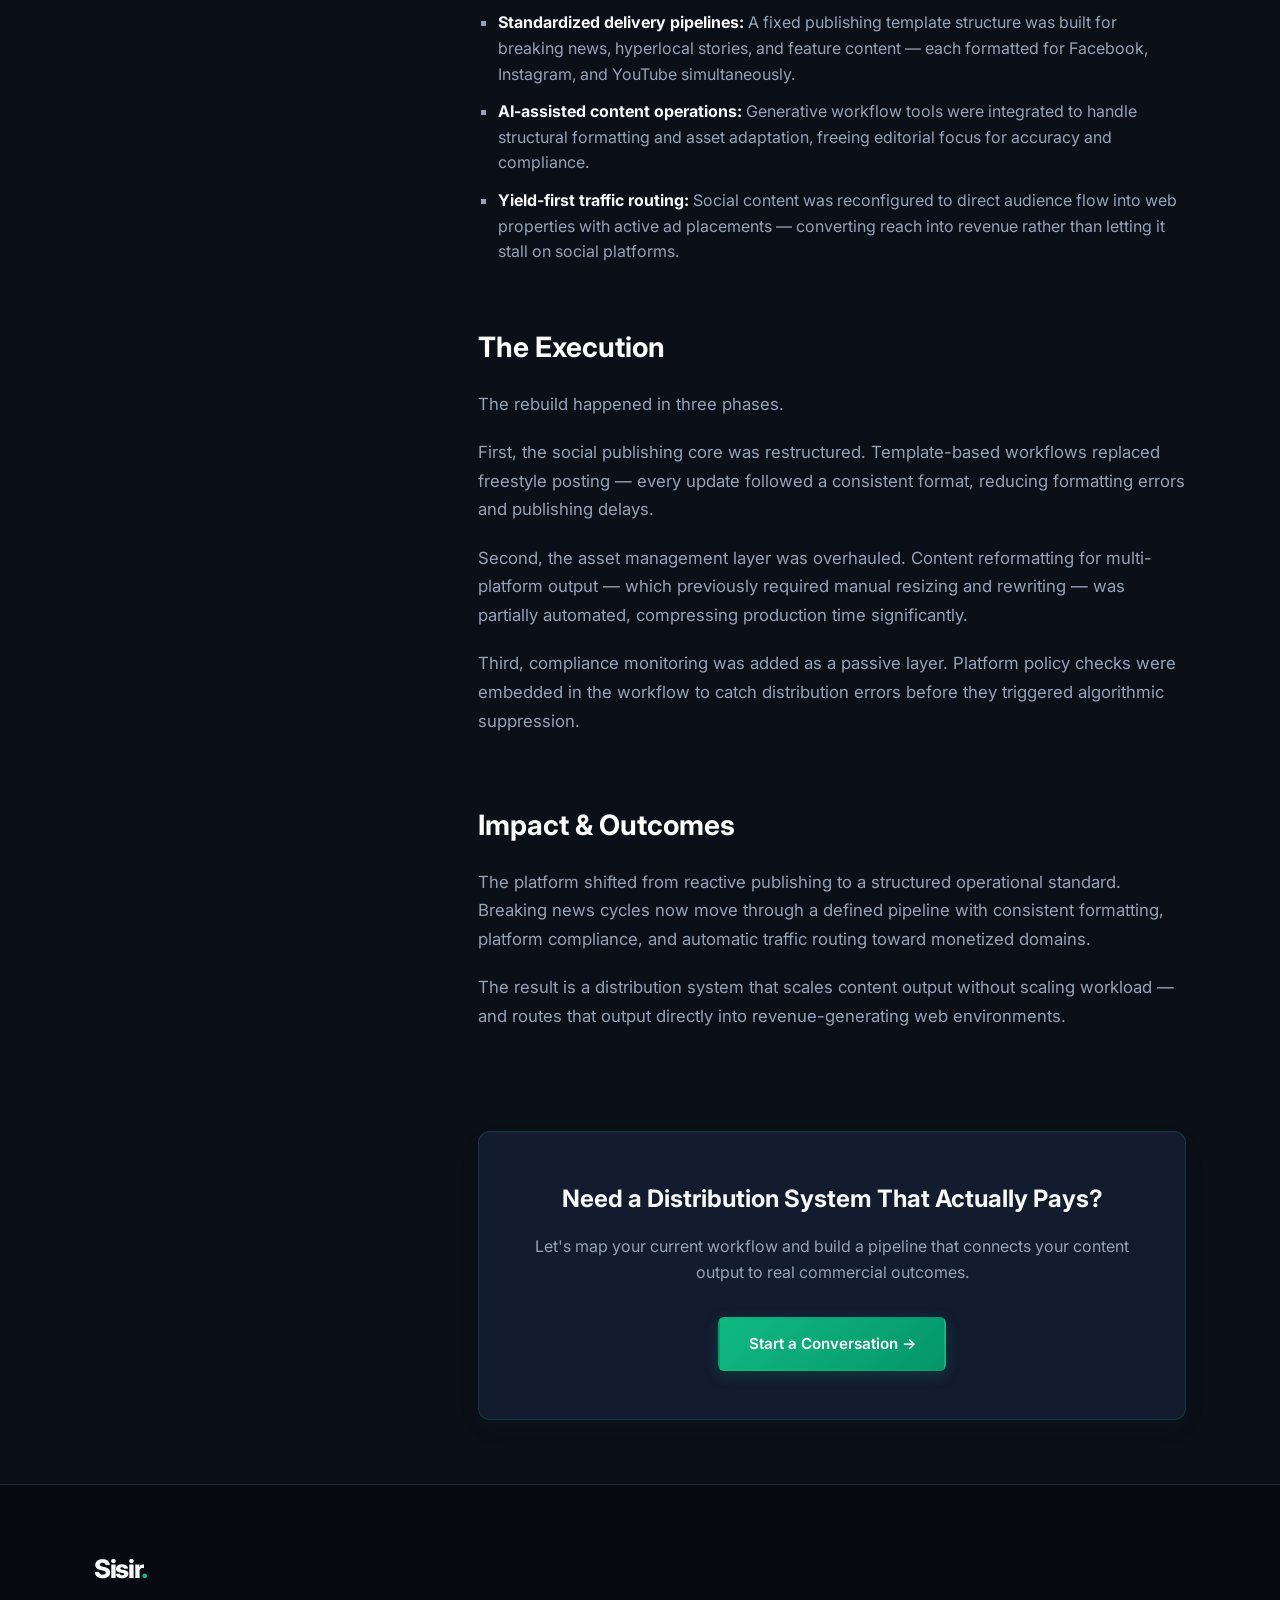
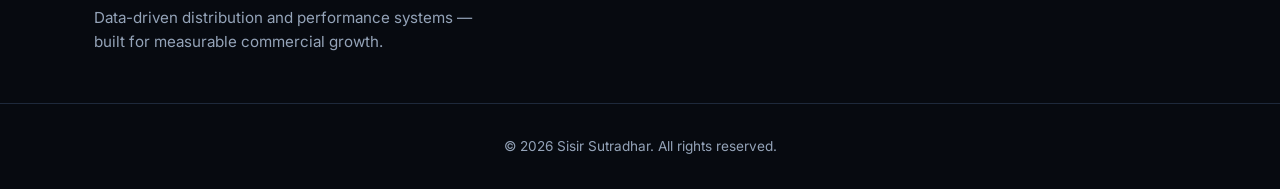
<file: case-study.html>
<!DOCTYPE html>
<html lang="en">
<head>
    <meta charset="UTF-8">
    <meta name="viewport" content="width=device-width, initial-scale=1.0">
    <title>Case Study: Digital News Distribution Scale-Up | Sisir Sutradhar</title>
    
    <meta name="description" content="How Sisir Sutradhar rebuilt the publishing and monetization pipeline at Siliguri Express — replacing manual workflows with a structured, multi-platform distribution system.">
    <meta property="og:title" content="Case Study: Digital News Distribution Scale-Up">
    <meta property="og:description" content="Rebuilding Regional News Delivery — From Chaotic to Scalable.">
    <meta property="og:type" content="article">
    
    <link rel="stylesheet" href="style.css">
    <link rel="stylesheet" href="https://cdnjs.cloudflare.com/ajax/libs/font-awesome/6.4.0/css/all.min.css">
    <link rel="preconnect" href="https://fonts.googleapis.com">
    <link rel="preconnect" href="https://fonts.gstatic.com" crossorigin>
    <link href="https://fonts.googleapis.com/css2?family=Inter:wght@300;400;500;600;700;800&display=swap" rel="stylesheet">
</head>
<body class="page-case-study">

    <header class="header">
        <div class="container nav-container">
            <a href="index.html" class="logo">Sisir<span class="text-primary">.</span></a>
            <nav class="nav-menu" id="nav-menu">
                <ul class="nav-list">
                    <li><a href="index.html#hero" class="nav-link">Home</a></li>
                    <li><a href="index.html#portfolio" class="nav-link active">My Work</a></li>
                    <li><a href="index.html#contact" class="nav-link">Contact</a></li>
                </ul>
            </nav>
            <div class="hamburger" id="hamburger">
                <span class="bar"></span><span class="bar"></span><span class="bar"></span>
            </div>
        </div>
    </header>

    <section class="case-hero">
        <div class="container">
            <a href="index.html#portfolio" class="back-link"><i class="fa-solid fa-arrow-left"></i> Back to My Work</a>
            <span class="project-category">Publishing Operations & Monetization</span>
            <h1 class="case-title">Rebuilding Regional News Delivery — From Chaotic to Scalable.</h1>
            <p class="case-subtitle">How a structured multi-channel pipeline replaced ad-hoc publishing at Siliguri Express and created a repeatable, high-yield distribution operation.</p>
            
            <div class="case-visual">
                <img src="assets/sexpres.jpg" alt="Illustration of a digital newsroom and analytics dashboard">
            </div>
            
            <div class="case-meta-grid">
                <div class="meta-item"><span>Platform</span><p>Siliguri Express</p></div>
                <div class="meta-item"><span>Focus</span><p>Distribution & Ad Operations</p></div>
                <div class="meta-item"><span>Tools</span><p>AI Workflows, Social, Direct Ad Systems</p></div>
            </div>
        </div>
    </section>

    <section class="case-body">
        <div class="container case-body-container">
            <aside class="case-sidebar">
                <div class="sidebar-card">
                    <h3>Strategic Goals</h3>
                    <ul class="outcomes-list">
                        <li>
                            <span class="outcome-number" style="font-size: 1.5rem;">Speed</span>
                            <span class="outcome-desc">Optimize breaking news publishing speed without sacrificing accuracy</span>
                        </li>
                        <li>
                            <span class="outcome-number" style="font-size: 1.5rem;">Yield</span>
                            <span class="outcome-desc">Build a monetization-first traffic routing structure</span>
                        </li>
                        <li>
                            <span class="outcome-number" style="font-size: 1.5rem;">Scale</span>
                            <span class="outcome-desc">Create AI-assisted workflows to scale content output without growing headcount</span>
                        </li>
                    </ul>
                </div>
            </aside>

            <main class="case-content">
                <div class="content-block">
                    <h2>The Challenge</h2>
                    <p>Regional news platforms operate in an unforgiving environment. Stories break fast, publishing windows are narrow, and one compliance error can trigger platform restrictions that cut organic reach overnight.</p>
                    <p>At Siliguri Express, the problem wasn't a lack of content — it was a lack of structure. Publishing was manual, inconsistent across platforms, and disconnected from the ad monetization layer. Social traffic was being generated but not directed toward revenue-bearing pages. The result: high effort, low yield.</p>
                </div>

                <div class="content-block">
                    <h2>The Strategy</h2>
                    <p>The goal was to design a system where every piece of content published — regardless of format, platform, or urgency — followed a defined workflow that ended in a monetizable destination.</p>
                    <ul>
                        <li><strong>Standardized delivery pipelines:</strong> A fixed publishing template structure was built for breaking news, hyperlocal stories, and feature content — each formatted for Facebook, Instagram, and YouTube simultaneously.</li>
                        <li><strong>AI-assisted content operations:</strong> Generative workflow tools were integrated to handle structural formatting and asset adaptation, freeing editorial focus for accuracy and compliance.</li>
                        <li><strong>Yield-first traffic routing:</strong> Social content was reconfigured to direct audience flow into web properties with active ad placements — converting reach into revenue rather than letting it stall on social platforms.</li>
                    </ul>
                </div>

                <div class="content-block">
                    <h2>The Execution</h2>
                    <p>The rebuild happened in three phases.</p>
                    <p>First, the social publishing core was restructured. Template-based workflows replaced freestyle posting — every update followed a consistent format, reducing formatting errors and publishing delays.</p>
                    <p>Second, the asset management layer was overhauled. Content reformatting for multi-platform output — which previously required manual resizing and rewriting — was partially automated, compressing production time significantly.</p>
                    <p>Third, compliance monitoring was added as a passive layer. Platform policy checks were embedded in the workflow to catch distribution errors before they triggered algorithmic suppression.</p>
                </div>

                <div class="content-block">
                    <h2>Impact & Outcomes</h2>
                    <p>The platform shifted from reactive publishing to a structured operational standard. Breaking news cycles now move through a defined pipeline with consistent formatting, platform compliance, and automatic traffic routing toward monetized domains.</p>
                    <p>The result is a distribution system that scales content output without scaling workload — and routes that output directly into revenue-generating web environments.</p>
                </div>

                <div class="case-cta">
                    <h3>Need a Distribution System That Actually Pays?</h3>
                    <p>Let's map your current workflow and build a pipeline that connects your content output to real commercial outcomes.</p>
                    <a href="index.html#contact" class="btn btn-primary">Start a Conversation →</a>
                </div>
            </main>
        </div>
    </section>

    <footer class="footer">
        <div class="container footer-container">
            <div class="footer-brand">
                <a href="index.html" class="logo">Sisir<span class="text-primary">.</span></a>
                <p>Data-driven distribution and performance systems — built for measurable commercial growth.</p>
            </div>
        </div>
        <div class="footer-bottom">
            <p>&copy; 2026 Sisir Sutradhar. All rights reserved.</p>
        </div>
    </footer>
    <script src="script.js"></script>
</body>
</html>
</file>
<file: style.css>
/* --- Color System & Custom Properties --- */
:root {
    --bg-main: #0b0f17;          /* Dark charcoal/blue background */
    --bg-card: #131b2e;          /* Secondary dark card color */
    --color-white: #ffffff;      /* Pure white for primary headers */
    --text-primary: #f8fafc;     /* Clean off-white text */
    --text-secondary: #94a3b8;   /* Cool muted gray for subtexts */
    
    --primary: #10b981;          /* Green branding tint */
    --hover-color: #34d399;      /* Brighter emerald/mint for standard hover */
    --hover-dark: #059669;       /* Deeper green for button background hover */
    
    --transition-fast: 0.2s ease;
    --transition-mid: 0.3s cubic-bezier(0.4, 0, 0.2, 1);
    
    --border-color: #1e293b;
    --container-max-width: 1140px;
}

/* --- Global Base Styles --- */
* {
    margin: 0;
    padding: 0;
    box-sizing: border-box;
}

html {
    scroll-behavior: smooth;
    font-size: 16px;
}

body {
    background-color: var(--bg-main);
    color: var(--text-primary);
    font-family: 'Inter', sans-serif;
    line-height: 1.6;
    overflow-x: hidden;
}

ul {
    list-style: none;
}

a {
    color: inherit;
    text-decoration: none;
    transition: var(--transition-fast);
}

img {
    max-width: 100%;
    height: auto;
    display: block;
}

.text-primary {
    color: var(--primary);
}

.container {
    width: 100%;
    max-width: var(--container-max-width);
    margin: 0 auto;
    padding: 0 1.5rem;
}

/* --- Button Component Styling --- */
.btn {
    display: inline-flex;
    align-items: center;
    justify-content: center;
    gap: 0.5rem;
    padding: 0.8rem 1.8rem;
    font-weight: 600;
    font-size: 0.95rem;
    border-radius: 6px;
    cursor: pointer;
    transition: var(--transition-mid);
    border: 2px solid transparent;
}

.btn-primary {
    background-color: var(--primary);
    color: var(--color-white);
}

.btn-primary:hover {
    background-color: var(--hover-dark);
    transform: translateY(-2px);
    box-shadow: 0 10px 20px rgba(16, 185, 129, 0.15); /* Adds a subtle green glow */
}

.btn-secondary {
    background-color: transparent;
    border-color: var(--text-secondary);
    color: var(--text-primary);
}

.btn-secondary:hover {
    border-color: var(--hover-color);
    color: var(--hover-color);
    transform: translateY(-2px);
    box-shadow: 0 10px 20px rgba(52, 211, 153, 0.05);
}

.btn-full {
    width: 100%;
}

/* --- Section Formatting --- */
section {
    padding: 6rem 0;
}

.section-title {
    font-size: 2.25rem;
    font-weight: 800;
    text-align: center;
    margin-bottom: 1rem;
    letter-spacing: -0.025em;
}

.section-subtitle {
    font-size: 1.05rem;
    color: var(--text-secondary);
    text-align: center;
    max-width: 600px;
    margin: 0 auto 3.5rem auto;
}

.subtitle-small {
    font-size: 0.9rem;
}

/* --- Header / Navigation Bar --- */
.header {
    position: fixed;
    top: 0;
    left: 0;
    width: 100%;
    background-color: rgba(11, 15, 23, 0.9);
    backdrop-filter: blur(10px);
    border-bottom: 1px solid var(--border-color);
    z-index: 1000;
    transition: var(--transition-mid);
}

.header.scrolled {
    padding: 0.6rem 0;
    box-shadow: 0 10px 30px rgba(0, 0, 0, 0.3);
}

.nav-container {
    display: flex;
    justify-content: space-between;
    align-items: center;
    height: 70px;
}

.logo {
    font-size: 1.6rem;
    font-weight: 800;
    letter-spacing: -0.05em;
}

.nav-list {
    display: flex;
    gap: 2.5rem;
}

.nav-link {
    font-size: 0.95rem;
    font-weight: 500;
    color: var(--text-secondary);
    position: relative;
    padding-bottom: 4px;
}

.nav-link::after {
    content: '';
    position: absolute;
    bottom: 0;
    left: 0;
    width: 0%;
    height: 2px;
    background-color: var(--primary);
    transition: var(--transition-mid);
}

.nav-link:hover {
    color: var(--hover-color);
}

.nav-link:hover::after {
    background-color: var(--hover-color);
    width: 100%;
}

.nav-link.active {
    color: var(--primary);
}

.nav-link.active::after {
    width: 100%;
}

.hamburger {
    display: none;
    cursor: pointer;
    flex-direction: column;
    gap: 6px;
}

.hamburger .bar {
    width: 25px;
    height: 3px;
    background-color: var(--text-primary);
    transition: var(--transition-mid);
}

/* --- Hero Section --- */
.hero-section {
    min-height: 100vh;
    display: flex;
    align-items: center;
    position: relative;
    padding-top: 100px;
    background: radial-gradient(circle at 10% 20%, rgba(16, 185, 129, 0.05) 0%, transparent 40%),
                radial-gradient(circle at 90% 80%, rgba(59, 130, 246, 0.05) 0%, transparent 45%);
}

.hero-container {
    display: flex;
    align-items: center;
    justify-content: center;
}

.hero-content {
    max-width: 780px;
    text-align: center;
}

.hero-subtitle {
    text-transform: uppercase;
    font-size: 0.9rem;
    font-weight: 700;
    color: var(--primary);
    letter-spacing: 0.15em;
    display: block;
    margin-bottom: 1.2rem;
}

.hero-title {
    font-size: 3.5rem;
    font-weight: 800;
    line-height: 1.15;
    margin-bottom: 1.5rem;
    letter-spacing: -0.03em;
}

.hero-tagline {
    font-size: 1.15rem;
    color: var(--text-secondary);
    margin-bottom: 2.5rem;
    line-height: 1.7;
}

.hero-ctas {
    display: flex;
    gap: 1.2rem;
    justify-content: center;
}

/* --- About Me Section --- */
.about-grid {
    display: grid;
    grid-template-columns: 1fr 1.2fr;
    gap: 4rem;
    align-items: start;
    margin-top: 3rem;
}

.about-img-container {
    display: flex;
    justify-content: center;
}

.about-image-card {
    width: 100%;
    max-width: 380px;
    background-color: var(--bg-card);
    border: 1px solid var(--border-color);
    border-radius: 16px;
    padding: 1rem;
    box-shadow: 0 18px 45px rgba(0, 0, 0, 0.2);
    transition: var(--transition-mid);
}

.about-image-card:hover {
    border-color: var(--hover-color);
    transform: translateY(-4px);
}

.about-image {
    width: 100%;
    border-radius: 12px;
    margin-bottom: 0.9rem;
}

.img-label {
    display: block;
    text-align: center;
    color: var(--text-secondary);
    font-size: 0.95rem;
    font-weight: 600;
}

.about-text h3 {
    font-size: 1.8rem;
    font-weight: 700;
    margin-bottom: 1.2rem;
    line-height: 1.3;
}

.about-text p {
    color: var(--text-secondary);
    margin-bottom: 1.5rem;
}

.stats-grid {
    display: grid;
    grid-template-columns: repeat(3, 1fr);
    gap: 1.5rem;
    margin-top: 2.5rem;
}

.stats-grid-auto {
    grid-template-columns: repeat(auto-fit, minmax(140px, 1fr));
}

.stat-card {
    background-color: var(--bg-card);
    padding: 1.25rem;
    border-radius: 8px;
    border: 1px solid var(--border-color);
    text-align: center;
    transition: var(--transition-mid);
}

.stat-card:hover {
    border-color: var(--hover-color);
    transform: translateY(-4px);
}

.stat-number {
    display: block;
    font-size: 2rem;
    font-weight: 800;
    color: var(--primary);
    margin-bottom: 0.25rem;
}

.stat-label {
    font-size: 0.8rem;
    color: var(--text-secondary);
    text-transform: uppercase;
    letter-spacing: 0.05em;
    font-weight: 600;
}

/* --- Skills Section --- */
.skills-grid {
    display: grid;
    grid-template-columns: repeat(auto-fit, minmax(320px, 1fr));
    gap: 2rem;
}

.skill-card {
    background-color: var(--bg-card);
    border: 1px solid var(--border-color);
    padding: 2.5rem 2rem;
    border-radius: 10px;
    transition: var(--transition-mid);
}

.skill-card:hover {
    border-color: var(--hover-color);
    transform: translateY(-5px);
    box-shadow: 0 10px 30px rgba(16, 185, 129, 0.05);
}

.skill-icon {
    font-size: 2rem;
    color: var(--primary);
    margin-bottom: 1.5rem;
}

.skill-card:hover .skill-icon {
    color: var(--hover-color);
}

.skill-card h3 {
    font-size: 1.25rem;
    font-weight: 700;
    margin-bottom: 1rem;
}

.skill-card p {
    color: var(--text-secondary);
    font-size: 0.95rem;
    line-height: 1.6;
}

/* --- Experience (Timeline) Section --- */
.timeline {
    position: relative;
    max-width: 850px;
    margin: 3rem auto 0 auto;
    padding-left: 2.5rem;
}

.timeline::before {
    content: '';
    position: absolute;
    top: 0;
    left: 8px;
    height: 100%;
    width: 2px;
    background-color: var(--border-color);
}

.timeline-item {
    position: relative;
    margin-bottom: 3.5rem;
}

.timeline-item:last-child {
    margin-bottom: 0;
}

.timeline-dot {
    position: absolute;
    left: -2.5rem;
    top: 6px;
    width: 18px;
    height: 18px;
    border-radius: 50%;
    background-color: var(--bg-main);
    border: 4px solid var(--primary);
    transition: var(--transition-mid);
}

.timeline-item:hover .timeline-dot {
    border-color: var(--hover-color);
    box-shadow: 0 0 12px rgba(59, 130, 246, 0.4);
}

.timeline-date {
    font-size: 0.9rem;
    font-weight: 700;
    color: var(--primary);
    margin-bottom: 0.5rem;
    text-transform: uppercase;
}

.timeline-item:hover .timeline-date {
    color: var(--hover-color);
}

.timeline-content {
    background-color: var(--bg-card);
    border: 1px solid var(--border-color);
    padding: 2rem;
    border-radius: 10px;
    transition: var(--transition-mid);
}

.timeline-content:hover {
    border-color: var(--border-color);
}

.timeline-content h3 {
    font-size: 1.35rem;
    font-weight: 700;
    margin-bottom: 0.25rem;
}

.timeline-content .company {
    font-size: 0.95rem;
    color: var(--text-secondary);
    display: block;
    margin-bottom: 1.25rem;
}

.timeline-bullets {
    padding-left: 1.2rem;
}

.timeline-bullets li {
    list-style-type: square;
    color: var(--text-secondary);
    font-size: 0.95rem;
    margin-bottom: 0.75rem;
    line-height: 1.5;
}

.timeline-bullets li::marker {
    color: var(--primary);
}

/* --- Education & Certifications Styles --- */
.education-certs-container {
    display: grid;
    grid-template-columns: 1.2fr 1fr;
    gap: 4rem;
    margin-top: 5rem;
    border-top: 1px solid var(--border-color);
    padding-top: 4rem;
}

.sub-section-title {
    font-size: 1.5rem;
    font-weight: 700;
    margin-bottom: 2rem;
}

.edu-card {
    background-color: var(--bg-card);
    border: 1px solid var(--border-color);
    padding: 1.5rem;
    border-radius: 8px;
    margin-bottom: 1.5rem;
    transition: var(--transition-mid);
}

.edu-card:hover {
    border-color: var(--hover-color);
}

.edu-year {
    display: inline-block;
    font-size: 0.8rem;
    font-weight: 700;
    color: var(--primary);
    margin-bottom: 0.5rem;
    background-color: rgba(16, 185, 129, 0.1);
    padding: 0.25rem 0.5rem;
    border-radius: 4px;
}

.edu-card h4 {
    font-size: 1.15rem;
    font-weight: 700;
    margin-bottom: 0.25rem;
}

.edu-card .company {
    font-size: 0.9rem;
    color: var(--text-secondary);
}

.certs-list {
    display: flex;
    flex-direction: column;
    gap: 1.25rem;
}

.certs-list li {
    background-color: var(--bg-card);
    border: 1px solid var(--border-color);
    padding: 1.25rem;
    border-radius: 8px;
    font-weight: 600;
    font-size: 0.95rem;
    display: flex;
    align-items: center;
    gap: 1rem;
    transition: var(--transition-mid);
}

.certs-list li:hover {
    border-color: var(--hover-color);
}

/* --- Portfolio / My Work Section --- */
.portfolio-grid {
    display: grid;
    grid-template-columns: repeat(auto-fit, minmax(320px, 1fr));
    gap: 2rem;
}

.portfolio-card {
    background-color: var(--bg-card);
    border: 1px solid var(--border-color);
    border-radius: 12px;
    overflow: hidden;
    display: flex;
    flex-direction: column;
    justify-content: space-between;
    padding: 1.25rem;
    transition: var(--transition-mid);
}

.portfolio-image {
    border-radius: 10px;
    overflow: hidden;
    margin-bottom: 1.25rem;
    border: 1px solid var(--border-color);
}

.portfolio-image img {
    width: 100%;
    height: 220px;
    object-fit: cover;
    display: block;
}

.portfolio-card:hover {
    border-color: var(--hover-color);
    transform: translateY(-5px);
    box-shadow: 0 10px 30px rgba(16, 185, 129, 0.05);
}

.project-category {
    font-size: 0.8rem;
    font-weight: 700;
    color: var(--primary);
    text-transform: uppercase;
    letter-spacing: 0.05em;
    display: block;
    margin-bottom: 0.75rem;
}

.portfolio-card h3 {
    font-size: 1.4rem;
    font-weight: 700;
    margin-bottom: 1rem;
    line-height: 1.3;
}

.project-desc {
    color: var(--text-secondary);
    font-size: 0.95rem;
    margin-bottom: 2rem;
    line-height: 1.6;
}

.outcome-badge {
    background-color: rgba(16, 185, 129, 0.1);
    border: 1px solid rgba(16, 185, 129, 0.2);
    padding: 0.75rem 1rem;
    border-radius: 6px;
    display: flex;
    flex-direction: column;
    gap: 0.2rem;
}

.portfolio-card:hover .outcome-badge {
    background-color: rgba(59, 130, 246, 0.1);
    border-color: rgba(59, 130, 246, 0.2);
}

.outcome-label {
    font-size: 0.75rem;
    font-weight: 600;
    color: var(--text-secondary);
    text-transform: uppercase;
}

.outcome-value {
    font-size: 1.05rem;
    font-weight: 700;
    color: var(--primary);
}

.portfolio-card:hover .outcome-value {
    color: var(--hover-color);
}

/* --- Contact Section --- */
.contact-grid {
    display: grid;
    grid-template-columns: 1fr 1.2fr;
    gap: 4rem;
    margin-top: 3rem;
}

.contact-info h3 {
    font-size: 1.75rem;
    font-weight: 700;
    margin-bottom: 1.2rem;
}

.contact-info p {
    color: var(--text-secondary);
    margin-bottom: 2.5rem;
}

.contact-details {
    display: flex;
    flex-direction: column;
    gap: 2rem;
}

.details-item {
    display: flex;
    gap: 1.25rem;
    align-items: flex-start;
}

.details-item i {
    font-size: 1.25rem;
    color: var(--primary);
    background-color: rgba(16, 185, 129, 0.1);
    padding: 1rem;
    border-radius: 8px;
    width: 45px;
    height: 45px;
    display: flex;
    align-items: center;
    justify-content: center;
}

.details-item span {
    font-size: 0.8rem;
    color: var(--text-secondary);
    text-transform: uppercase;
    font-weight: 600;
}

.details-item p {
    font-size: 1.05rem;
    color: var(--text-primary);
    margin-bottom: 0;
    margin-top: 0.1rem;
}

.contact-form {
    background-color: var(--bg-card);
    border: 1px solid var(--border-color);
    padding: 2.5rem;
    border-radius: 12px;
}

.form-group {
    margin-bottom: 1.5rem;
}

.form-group label {
    display: block;
    font-size: 0.85rem;
    font-weight: 600;
    margin-bottom: 0.5rem;
    color: var(--text-primary);
}

.form-group input,
.form-group textarea {
    width: 100%;
    padding: 0.85rem 1rem;
    background-color: var(--bg-main);
    border: 1px solid var(--border-color);
    border-radius: 6px;
    color: var(--text-primary);
    font-family: inherit;
    font-size: 0.95rem;
    transition: var(--transition-fast);
}

.form-group input:focus,
.form-group textarea:focus {
    outline: none;
    border-color: var(--hover-color);
    box-shadow: 0 0 8px rgba(59, 130, 246, 0.15);
}

.form-feedback {
    margin-top: 1rem;
    padding: 0.75rem 1rem;
    border-radius: 6px;
    font-size: 0.9rem;
    text-align: center;
}

.form-feedback.success {
    background-color: rgba(16, 185, 129, 0.1);
    color: var(--primary);
    border: 1px solid rgba(16, 185, 129, 0.2);
}

.form-feedback.error {
    background-color: rgba(239, 68, 68, 0.1);
    color: #ef4444;
    border: 1px solid rgba(239, 68, 68, 0.2);
}

.hide {
    display: none;
}

/* --- Footer --- */
.footer {
    background-color: #070a10;
    border-top: 1px solid var(--border-color);
    padding: 4rem 0 2rem 0;
}

.footer-container {
    display: flex;
    justify-content: space-between;
    align-items: flex-start;
    gap: 3rem;
    margin-bottom: 3rem;
}

.footer-brand {
    max-width: 400px;
}

.footer-brand .logo {
    display: inline-block;
    margin-bottom: 1rem;
}

.footer-brand p {
    color: var(--text-secondary);
    font-size: 0.95rem;
    line-height: 1.6;
}

.footer-socials {
    display: flex;
    gap: 1rem;
}

.footer-socials a {
    width: 45px;
    height: 45px;
    background-color: var(--bg-card);
    border: 1px solid var(--border-color);
    color: var(--text-primary);
    display: flex;
    align-items: center;
    justify-content: center;
    border-radius: 50%;
    font-size: 1.1rem;
    transition: var(--transition-mid);
}

.footer-socials a:hover {
    color: var(--hover-color);
    border-color: var(--hover-color);
    transform: translateY(-3px);
}

.footer-bottom {
    border-top: 1px solid var(--border-color);
    padding-top: 2rem;
    text-align: center;
}

.footer-bottom p {
    font-size: 0.85rem;
    color: var(--text-secondary);
}

/* --- Case Study Page Specific Layouts --- */
.back-link {
    display: inline-flex;
    align-items: center;
    gap: 0.5rem;
    color: var(--text-secondary);
    font-size: 0.9rem;
    font-weight: 600;
    margin-bottom: 2rem;
    transition: var(--transition-fast);
}

.case-visual {
    margin: 2rem 0 2.5rem;
    border: 1px solid var(--border-color);
    border-radius: 16px;
    overflow: hidden;
    background-color: rgba(17, 24, 39, 0.75);
}

.case-visual img {
    width: 100%;
    display: block;
    max-height: 340px;
    object-fit: cover;
}

.back-link:hover {
    color: var(--hover-color);
}

.case-hero {
    padding-top: 140px;
    padding-bottom: 4rem;
    background: linear-gradient(180deg, rgba(16, 185, 129, 0.05) 0%, rgba(11, 15, 23, 0) 100%);
    border-bottom: 1px solid var(--border-color);
}

.case-title {
    font-size: 2.75rem;
    font-weight: 800;
    line-height: 1.2;
    margin-top: 0.5rem;
    margin-bottom: 1rem;
    letter-spacing: -0.03em;
}

.case-subtitle {
    font-size: 1.2rem;
    color: var(--text-secondary);
    max-width: 800px;
    margin-bottom: 3rem;
}

.case-meta-grid {
    display: grid;
    grid-template-columns: repeat(auto-fit, minmax(200px, 1fr));
    gap: 2rem;
    border-top: 1px solid var(--border-color);
    padding-top: 2rem;
}

.meta-item span {
    font-size: 0.8rem;
    color: var(--text-secondary);
    text-transform: uppercase;
    font-weight: 600;
    letter-spacing: 0.05em;
    display: block;
    margin-bottom: 0.4rem;
}

.meta-item p {
    font-size: 1.1rem;
    font-weight: 700;
}

.case-body {
    padding: 4rem 0;
}

.case-body-container {
    display: grid;
    grid-template-columns: 320px 1fr;
    gap: 4rem;
    align-items: start;
}

.case-sidebar {
    position: sticky;
    top: 100px;
}

.sidebar-card {
    background-color: var(--bg-card);
    border: 1px solid var(--border-color);
    padding: 2rem;
    border-radius: 12px;
}

.sidebar-card h3 {
    font-size: 1.15rem;
    font-weight: 700;
    margin-bottom: 1.5rem;
    border-bottom: 1px solid var(--border-color);
    padding-bottom: 0.75rem;
}

.outcomes-list {
    display: flex;
    flex-direction: column;
    gap: 1.5rem;
}

.outcome-number {
    display: block;
    font-size: 2.25rem;
    font-weight: 800;
    color: var(--primary);
    line-height: 1;
    margin-bottom: 0.25rem;
}

.outcome-desc {
    font-size: 0.85rem;
    color: var(--text-secondary);
}

.case-content {
    display: flex;
    flex-direction: column;
    gap: 3rem;
}

.content-block h2 {
    font-size: 1.75rem;
    font-weight: 700;
    margin-bottom: 1.25rem;
    color: var(--color-white);
}

.content-block p {
    color: var(--text-secondary);
    font-size: 1.05rem;
    line-height: 1.7;
    margin-bottom: 1.25rem;
}

.content-block ul {
    margin-top: 1rem;
    padding-left: 1.25rem;
}

.content-block li {
    list-style-type: square;
    color: var(--text-secondary);
    margin-bottom: 0.75rem;
    line-height: 1.6;
}

.content-block li strong {
    color: var(--text-primary);
}

.case-cta {
    background-color: var(--bg-card);
    border: 1px solid rgba(16, 185, 129, 0.2);
    padding: 3rem;
    border-radius: 12px;
    margin-top: 2rem;
    text-align: center;
    box-shadow: 0 10px 30px rgba(16, 185, 129, 0.03);
}

.case-cta h3 {
    font-size: 1.5rem;
    font-weight: 700;
    margin-bottom: 1rem;
}

.case-cta p {
    color: var(--text-secondary);
    max-width: 600px;
    margin: 0 auto 2rem auto;
}

/* --- Responsive Layout Rules --- */
@media (max-width: 992px) {
    .about-grid,
    .contact-grid,
    .education-certs-container {
        grid-template-columns: 1fr;
        gap: 3rem;
    }

    .about-image-card {
        max-width: 100%;
    }

    .hero-title {
        font-size: 2.8rem;
    }

    .case-body-container {
        grid-template-columns: 1fr;
        gap: 3rem;
    }

    .case-sidebar {
        position: static;
    }

    .case-title {
        font-size: 2.25rem;
    }
}

@media (max-width: 768px) {
    .section-title {
        font-size: 1.85rem;
    }

    .hamburger {
        display: flex;
    }

    .nav-menu {
        position: fixed;
        left: -100%;
        top: 70px;
        flex-direction: column;
        background-color: var(--bg-main);
        width: 100%;
        height: calc(100vh - 70px);
        text-align: center;
        transition: 0.3s ease;
        border-top: 1px solid var(--border-color);
        box-shadow: 0 10px 15px rgba(0,0,0,0.2);
        
        /* FIX: Enable vertical scroll for short/landscape screens */
        overflow-y: auto; 
        padding-bottom: 2rem; /* Add padding at bottom of menu so last link isn't cut off */
    }

    .nav-menu.active {
        left: 0;
    }

    .nav-list {
        flex-direction: column;
        padding: 3rem 0;
        gap: 2rem;
    }

    .hamburger.active .bar:nth-child(2) {
        opacity: 0;
    }

    .hamburger.active .bar:nth-child(1) {
        transform: translateY(9px) rotate(45deg);
    }

    .hamburger.active .bar:nth-child(3) {
        transform: translateY(-9px) rotate(-45deg);
    }

    .hero-title {
        font-size: 2.25rem;
    }

    .hero-tagline {
        font-size: 1rem;
    }

    .hero-ctas {
        flex-direction: column;
        width: 100%;
    }

    .hero-ctas .btn {
        width: 100%;
    }

    .stats-grid {
        grid-template-columns: 1fr;
        gap: 1rem;
    }

    .timeline {
        padding-left: 1.5rem;
    }

    .timeline-dot {
        left: -1.5rem;
        top: 8px;
        width: 14px;
        height: 14px;
    }

    .footer-container {
        flex-direction: column;
        gap: 2rem;
    }
}

/* ================================================================= */
/* COHESIVE STYLES */
/* ================================================================= */

/* --- Services Section Styling --- */
.services-section {
    background-color: #070a10; /* Slightly darker shift for visual separation */
    border-top: 1px solid var(--border-color);
    border-bottom: 1px solid var(--border-color);
}

.services-grid {
    display: grid;
    grid-template-columns: repeat(auto-fit, minmax(320px, 1fr));
    gap: 2.5rem;
    margin-top: 1rem;
}

.service-card {
    background-color: var(--bg-card);
    border: 1px solid var(--border-color);
    padding: 3rem 2.5rem;
    border-radius: 12px;
    position: relative;
    overflow: hidden;
    transition: var(--transition-mid);
}

.service-card:hover {
    border-color: var(--hover-color);
    transform: translateY(-5px);
    box-shadow: 0 10px 30px rgba(16, 185, 129, 0.05);
}

.service-tag {
    position: absolute;
    top: 1.25rem;
    right: 1.25rem;
    background-color: rgba(16, 185, 129, 0.1);
    color: var(--primary);
    border: 1px solid rgba(16, 185, 129, 0.2);
    padding: 0.25rem 0.75rem;
    border-radius: 20px;
    font-size: 0.75rem;
    font-weight: 700;
    text-transform: uppercase;
    letter-spacing: 0.05em;
}

.service-icon {
    font-size: 2.5rem;
    color: var(--primary);
    margin-bottom: 1.5rem;
    transition: var(--transition-fast);
}

.service-card:hover .service-icon {
    color: var(--hover-color);
}

.service-card h3 {
    font-size: 1.4rem;
    font-weight: 700;
    margin-bottom: 1rem;
    color: var(--color-white);
}

.service-card p {
    color: var(--text-secondary);
    font-size: 0.95rem;
    line-height: 1.6;
    margin-bottom: 1.5rem;
}

.service-features {
    display: flex;
    flex-direction: column;
    gap: 0.75rem;
    border-top: 1px solid var(--border-color);
    padding-top: 1.5rem;
}

.service-features li {
    font-size: 0.9rem;
    color: var(--text-primary);
    display: flex;
    align-items: center;
    gap: 0.6rem;
}

/* --- Project Gradient Placeholders --- */
.project-gradient {
    width: 100%;
    height: 220px;
    display: flex;
    flex-direction: column;
    align-items: center;
    justify-content: center;
    gap: 0.75rem;
    position: relative;
    overflow: hidden;
    transition: var(--transition-mid);
}

.project-gradient::before {
    content: '';
    position: absolute;
    inset: 0;
    opacity: 0.15;
    background-image: radial-gradient(var(--hover-color) 1px, transparent 1px);
    background-size: 16px 16px;
    pointer-events: none;
}

.gradient-distribution {
    background: linear-gradient(135deg, #064e3b 0%, #022c22 100%);
}

.gradient-automation {
    background: linear-gradient(135deg, #1e1b4b 0%, #0f172a 100%);
}

.gradient-campaign {
    background: linear-gradient(135deg, #1e293b 0%, #0f172a 100%);
}

.placeholder-icon {
    font-size: 3rem;
    color: rgba(255, 255, 255, 0.4);
    transition: var(--transition-mid);
    z-index: 2;
}

.portfolio-card:hover .placeholder-icon {
    transform: scale(1.1);
    color: var(--hover-color);
}

.placeholder-caption {
    font-size: 0.8rem;
    font-weight: 700;
    text-transform: uppercase;
    letter-spacing: 0.1em;
    color: rgba(255, 255, 255, 0.3);
    z-index: 2;
}

.portfolio-card:hover .placeholder-caption {
    color: var(--hover-color);
}

/* --- Interactive Pop-up Modals Styling --- */
.modal-overlay {
    position: fixed;
    inset: 0;
    background-color: rgba(11, 15, 23, 0.85); /* Dark layout overlay dim */
    backdrop-filter: blur(8px);
    z-index: 2000;
    display: flex;
    align-items: center;
    justify-content: center;
    padding: 1.5rem;
    opacity: 0;
    pointer-events: none;
    transition: opacity 0.3s ease;
}

.modal-overlay.active {
    opacity: 1;
    pointer-events: auto;
}

.modal-window {
    background-color: var(--bg-card);
    border: 1px solid var(--border-color);
    border-radius: 16px;
    width: 100%;
    max-width: 800px;
    max-height: 90vh;
    overflow-y: auto;
    position: relative;
    padding: 3rem;
    transform: scale(0.9);
    transition: transform 0.3s cubic-bezier(0.34, 1.56, 0.64, 1);
    box-shadow: 0 25px 50px -12px rgba(0, 0, 0, 0.5);
}

.modal-overlay.active .modal-window {
    transform: scale(1);
}

.modal-close {
    position: absolute;
    top: 1.5rem;
    right: 1.5rem;
    background: none;
    border: none;
    font-size: 2.25rem;
    color: var(--text-secondary);
    cursor: pointer;
    transition: var(--transition-fast);
    line-height: 1;
}

.modal-close:hover {
    color: var(--text-primary);
    transform: rotate(90deg);
}

.modal-title {
    font-size: 2rem;
    font-weight: 800;
    line-height: 1.2;
    margin-top: 0.5rem;
    margin-bottom: 0.5rem;
    letter-spacing: -0.025em;
    color: var(--color-white);
}

.modal-subtitle {
    font-size: 1.05rem;
    color: var(--text-secondary);
    margin-bottom: 2.5rem;
}

.modal-grid {
    display: grid;
    grid-template-columns: 1.4fr 1fr;
    gap: 2.5rem;
    border-top: 1px solid var(--border-color);
    padding-top: 2.5rem;
}

.modal-main-content h3 {
    font-size: 1.25rem;
    font-weight: 700;
    margin-bottom: 0.75rem;
    color: var(--color-white);
}

.modal-main-content h3:not(:first-child) {
    margin-top: 2rem;
}

.modal-main-content p {
    color: var(--text-secondary);
    font-size: 0.95rem;
    line-height: 1.7;
}

.modal-spec-card {
    background-color: #0d1322;
    border: 1px solid var(--border-color);
    border-radius: 10px;
    padding: 2rem;
}

.modal-spec-card h4 {
    font-size: 1rem;
    font-weight: 700;
    text-transform: uppercase;
    letter-spacing: 0.05em;
    color: var(--text-primary);
    margin-bottom: 1rem;
}

.spec-metric {
    font-size: 3rem;
    font-weight: 800;
    color: var(--primary);
    line-height: 1;
    margin-bottom: 0.25rem;
}

.modal-spec-card p {
    font-size: 0.85rem;
    color: var(--text-secondary);
    line-height: 1.4;
}

.spec-list {
    display: flex;
    flex-direction: column;
    gap: 0.75rem;
}

.spec-list li {
    font-size: 0.85rem;
    color: var(--text-secondary);
}

.spec-list li strong {
    color: var(--text-primary);
}

/* Prevent body scrolling behind the active modal popup */
body.modal-open {
    overflow: hidden;
}

/* --- Responsive Modal Rules --- */
@media (max-width: 768px) {
    .modal-grid {
        grid-template-columns: 1fr;
        gap: 2rem;
    }
    
    .modal-window {
        padding: 2.5rem 1.5rem;
    }
    
    .modal-title {
        font-size: 1.6rem;
    }
    
    .modal-subtitle {
        margin-bottom: 1.5rem;
    }
}

/* ================================================================= */
/* PREMIUM DESIGN AESTHETICS & INTERACTION ADDITIONS */
/* ================================================================= */

/* --- Scroll Progress Bar --- */
.scroll-progress {
    position: fixed;
    top: 0;
    left: 0;
    width: 0%;
    height: 3.5px;
    background: linear-gradient(90deg, var(--primary) 0%, var(--hover-color) 100%);
    z-index: 9999;
    transition: width 0.1s ease-out;
    box-shadow: 0 1px 10px rgba(16, 185, 129, 0.4);
}

/* --- Ambient Glowing Orbs (GPU Optimized) --- */
.glow-orb {
    position: absolute;
    width: 500px;
    height: 500px;
    border-radius: 50%;
    background: radial-gradient(circle, rgba(16, 185, 129, 0.15) 0%, rgba(16, 185, 129, 0.05) 40%, transparent 70%);
    filter: none; /* Removed expensive CSS blur for better performance */
    z-index: 0;
    pointer-events: none;
    animation: float-orb 20s infinite alternate ease-in-out;
}

.orb-1 {
    top: 5%;
    left: -150px;
}

.orb-2 {
    bottom: 10%;
    right: -200px;
    background: radial-gradient(circle, rgba(59, 130, 246, 0.15) 0%, rgba(59, 130, 246, 0.05) 40%, transparent 70%);
    animation-duration: 25s;
    animation-delay: -5s;
}

@keyframes float-orb {
    0% {
        transform: translate(0, 0) scale(1) rotate(0deg);
    }
    50% {
        transform: translate(30px, 50px) scale(1.08) rotate(90deg);
    }
    100% {
        transform: translate(-20px, 20px) scale(0.95) rotate(180deg);
    }
}

.hero-section, .services-section {
    position: relative;
    overflow: hidden;
}

/* --- Scroll-driven Reveals --- */
.reveal {
    opacity: 0;
    transform: translateY(40px);
    transition: opacity 0.8s cubic-bezier(0.215, 0.610, 0.355, 1), 
                transform 0.8s cubic-bezier(0.215, 0.610, 0.355, 1);
    will-change: opacity, transform;
}

.reveal.active {
    opacity: 1;
    transform: translateY(0);
}

.skills-grid .reveal:nth-child(2),
.services-grid .reveal:nth-child(2),
.portfolio-grid .reveal:nth-child(2) {
    transition-delay: 0.15s;
}
.skills-grid .reveal:nth-child(3),
.services-grid .reveal:nth-child(3),
.portfolio-grid .reveal:nth-child(3) {
    transition-delay: 0.3s;
}
.skills-grid .reveal:nth-child(4) { transition-delay: 0.1s; }
.skills-grid .reveal:nth-child(5) { transition-delay: 0.2s; }
.skills-grid .reveal:nth-child(6) { transition-delay: 0.3s; }

/* --- Portfolio Image Enhancements --- */
.portfolio-image {
    position: relative;
    overflow: hidden;
    height: 220px;
    background-color: #0b0f17;
}

.portfolio-img {
    width: 100%;
    height: 100%;
    object-fit: cover;
    transition: transform 0.5s cubic-bezier(0.4, 0, 0.2, 1);
}

.portfolio-card:hover .portfolio-img {
    transform: scale(1.06);
}

/* --- Portfolio Card Actions Layout --- */
.portfolio-actions {
    display: flex;
    gap: 1rem;
    margin-top: 1.5rem;
    width: 100%;
}

.portfolio-actions .btn {
    flex: 1;
    padding: 0.7rem 1rem;
    font-size: 0.88rem;
    font-weight: 700;
    border-radius: 6px;
    text-align: center;
}

/* --- Header Text Color Gradient Glow --- */
.hero-title .text-primary {
    background: linear-gradient(135deg, var(--hover-color) 0%, var(--primary) 100%);
    -webkit-background-clip: text;
    -webkit-text-fill-color: transparent;
    filter: drop-shadow(0 2px 8px rgba(16, 185, 129, 0.2));
}

/* Modal Scrollbar Styling */
.modal-window::-webkit-scrollbar {
    width: 8px;
}
.modal-window::-webkit-scrollbar-track {
    background: var(--bg-main);
}
.modal-window::-webkit-scrollbar-thumb {
    background: var(--border-color);
    border-radius: 4px;
}
.modal-window::-webkit-scrollbar-thumb:hover {
    background: var(--primary);
}

/* ================================================================= */
/* GEMINI PERFORMANCE & ACCESSIBILITY UPGRADES */
/* ================================================================= */

/* 1. Accessible Focus States (Keyboard Navigation) */
a:focus-visible,
button:focus-visible,
input:focus-visible,
textarea:focus-visible {
    outline: 2px solid var(--primary);
    outline-offset: 3px;
    border-radius: 4px;
}

/* 2. Utility classes to replace messy inline styles */
.text-muted {
    color: var(--text-secondary);
    font-size: 0.95rem;
    margin-bottom: 1rem;
}

.mb-1-5 {
    margin-bottom: 1.5rem;
}

.cert-link {
    text-decoration: underline;
    text-underline-offset: 4px;
    transition: color 0.2s;
}

.cert-link:hover {
    color: var(--primary);
}

/* 3. Better Web3Forms Honeypot hiding (Anti-bot) */
input[name="botcheck"] {
    position: absolute;
    left: -9999px;
    opacity: 0;
    pointer-events: none;
}

/* 4. Mobile Sticky CTA (Conversion Optimization) */
.mobile-sticky-cta {
    position: fixed;
    bottom: 0;
    left: 0;
    width: 100%;
    background-color: rgba(11, 15, 23, 0.95);
    backdrop-filter: blur(10px);
    border-top: 1px solid var(--border-color);
    padding: 0.75rem 1.5rem;
    z-index: 999;
    display: none; /* Hidden by default, activated via JS */
    justify-content: center;
    transition: opacity 0.3s ease;
}

.mobile-sticky-cta .btn {
    width: 100%;
}

@media (max-width: 768px) {
    /* Add padding to the bottom of the body so content isn't hidden behind the CTA */
    body {
        padding-bottom: 70px; 
    }
}

/* ================================================================= */
/* PHASE 4: MAJOR VISUAL OVERHAUL (Glassmorphism, Glows, Animation)  */
/* ================================================================= */

/* 1. Animated Hero Title (Makes "Measurable Revenue" shimmer) */
.hero-title .text-primary {
    background: linear-gradient(90deg, #34d399, #10b981, #6ee7b7, #34d399);
    background-size: 300% 100%;
    -webkit-background-clip: text;
    -webkit-text-fill-color: transparent;
    filter: drop-shadow(0 2px 10px rgba(16, 185, 129, 0.3));
    animation: shimmer 4s ease-in-out infinite;
}

@keyframes shimmer {
    0% { background-position: 0% 50%; }
    50% { background-position: 100% 50%; }
    100% { background-position: 0% 50%; }
}

/* 2. Glassmorphism Cards (Frosted glass effect) */
.skill-card, 
.service-card, 
.portfolio-card, 
.timeline-content, 
.edu-card, 
.contact-form {
    background: rgba(19, 27, 46, 0.6); /* Transparent dark blue */
    backdrop-filter: blur(12px); /* The frosted glass blur */
    -webkit-backdrop-filter: blur(12px);
    border: 1px solid rgba(255, 255, 255, 0.05); /* Subtle light border for depth */
}

/* 3. Neon-Glow Hover Effects (Cards power up on hover) */
.skill-card:hover,
.service-card:hover,
.portfolio-card:hover {
    border-color: rgba(16, 185, 129, 0.4);
    transform: translateY(-8px); /* Slightly higher lift */
    box-shadow: 
        0 10px 30px rgba(16, 185, 129, 0.1),
        0 0 40px rgba(16, 185, 129, 0.05); /* Dual-layer glow */
}

/* Specific glow for the About image */
.about-image-card {
    background: rgba(19, 27, 46, 0.6);
    backdrop-filter: blur(12px);
    -webkit-backdrop-filter: blur(12px);
    border: 1px solid rgba(255, 255, 255, 0.05);
}

.about-image-card:hover {
    border-color: rgba(16, 185, 129, 0.4);
    box-shadow: 0 10px 30px rgba(16, 185, 129, 0.1);
}

/* 4. Enhance Background Orbs (Bigger, more visible for depth) */
.glow-orb {
    width: 800px; /* Increased from 500px */
    height: 800px;
    background: radial-gradient(circle, rgba(16, 185, 129, 0.12) 0%, rgba(16, 185, 129, 0.04) 40%, transparent 70%);
    animation: float-orb 25s infinite alternate ease-in-out;
}

.orb-2 {
    background: radial-gradient(circle, rgba(59, 130, 246, 0.12) 0%, rgba(59, 130, 246, 0.04) 40%, transparent 70%);
    animation-duration: 30s;
}

/* 5. Premium Button Upgrades */
.btn-primary {
    background: linear-gradient(135deg, #10b981 0%, #059669 100%); /* Gradient button */
    box-shadow: 0 4px 15px rgba(16, 185, 129, 0.2);
}

.btn-primary:hover {
    box-shadow: 0 8px 25px rgba(16, 185, 129, 0.35);
    transform: translateY(-3px);
}

.btn-secondary {
    border-width: 2px;
    position: relative;
    overflow: hidden;
}

/* 6. Premium Modal Glass Effect */
.modal-window {
    background: rgba(13, 19, 34, 0.85);
    backdrop-filter: blur(20px);
    -webkit-backdrop-filter: blur(20px);
    border: 1px solid rgba(255, 255, 255, 0.08);
}

.modal-spec-card {
    background: rgba(11, 15, 23, 0.6);
    border: 1px solid rgba(255, 255, 255, 0.05);
}

/* 7. Scrollbar Enhancement for Desktop */
::-webkit-scrollbar {
    width: 10px;
}
::-webkit-scrollbar-track {
    background: var(--bg-main);
}
::-webkit-scrollbar-thumb {
    background: #1e293b;
    border-radius: 5px;
    border: 2px solid var(--bg-main);
}
::-webkit-scrollbar-thumb:hover {
    background: var(--primary);
}

/* 8. Service Tag Glow */
.service-tag {
    background-color: rgba(16, 185, 129, 0.15);
    border: 1px solid rgba(16, 185, 129, 0.3);
    box-shadow: 0 0 10px rgba(16, 185, 129, 0.1);
}
</file>
